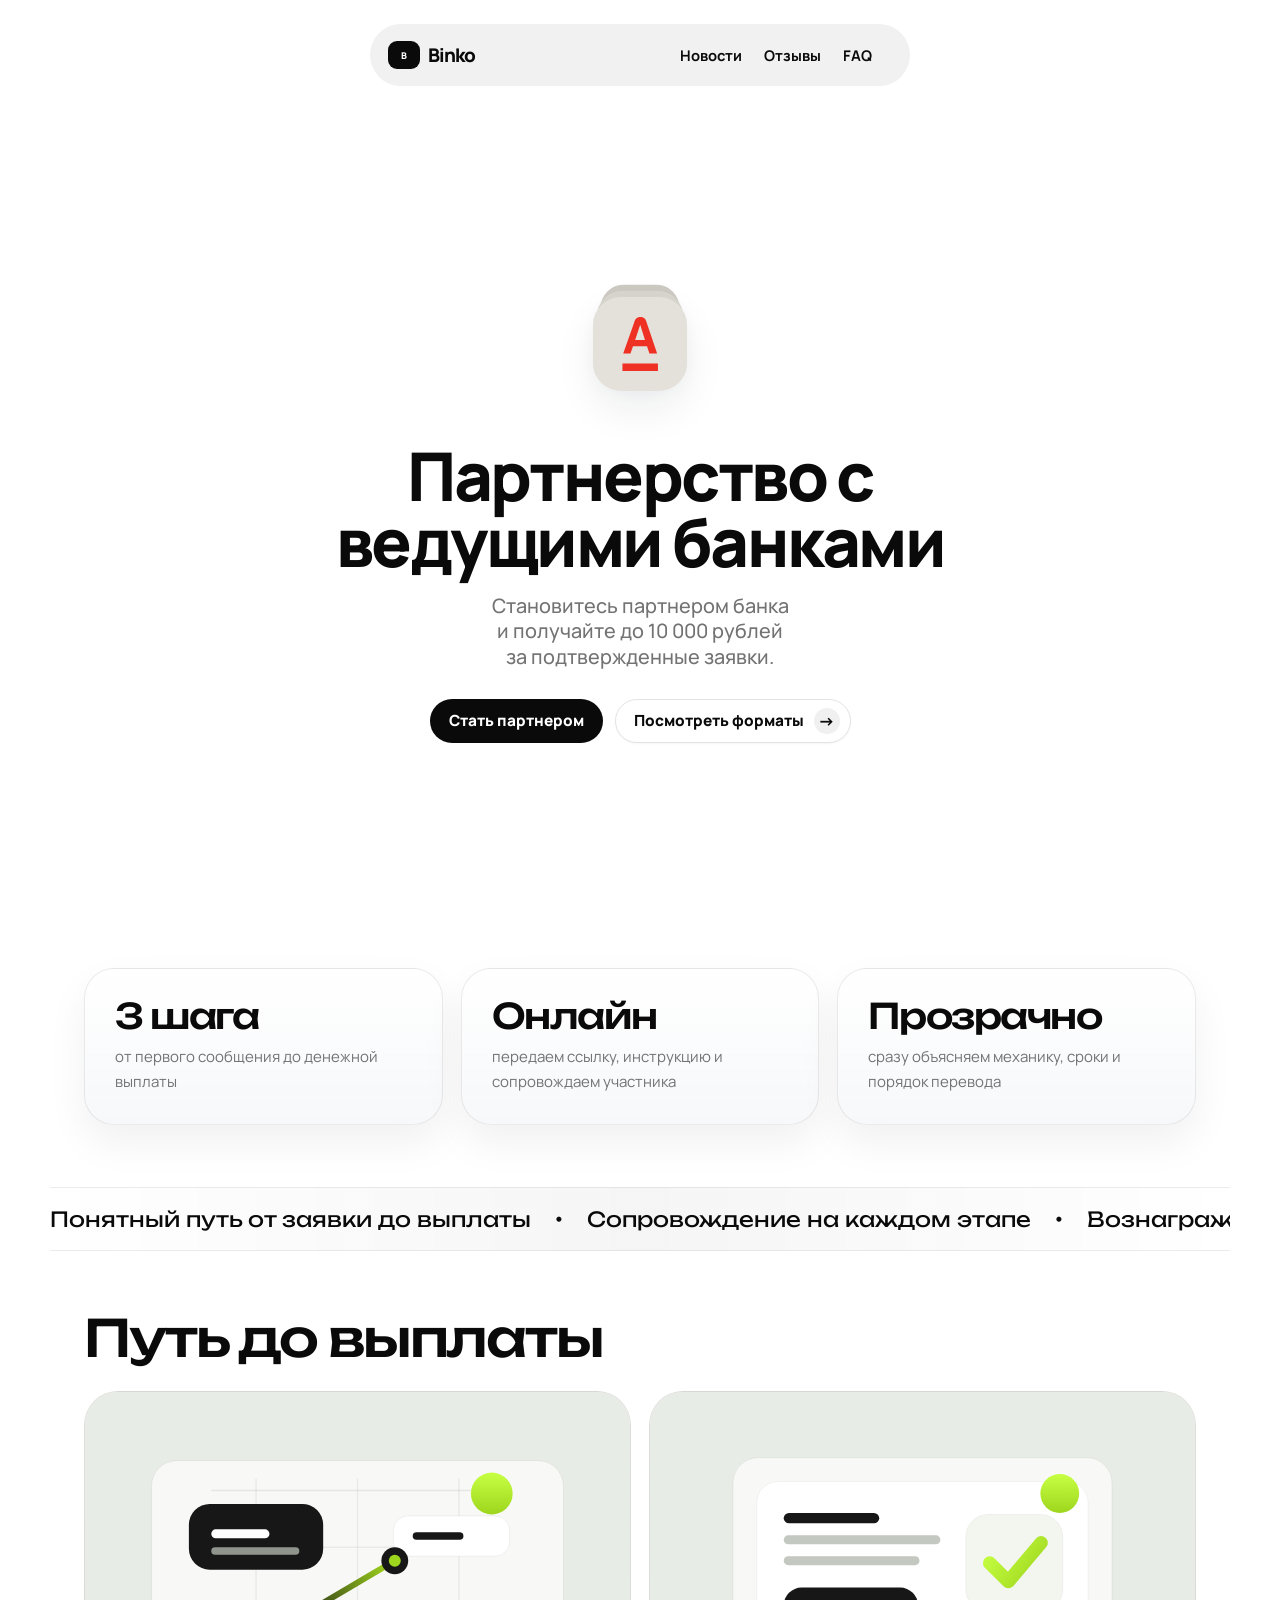
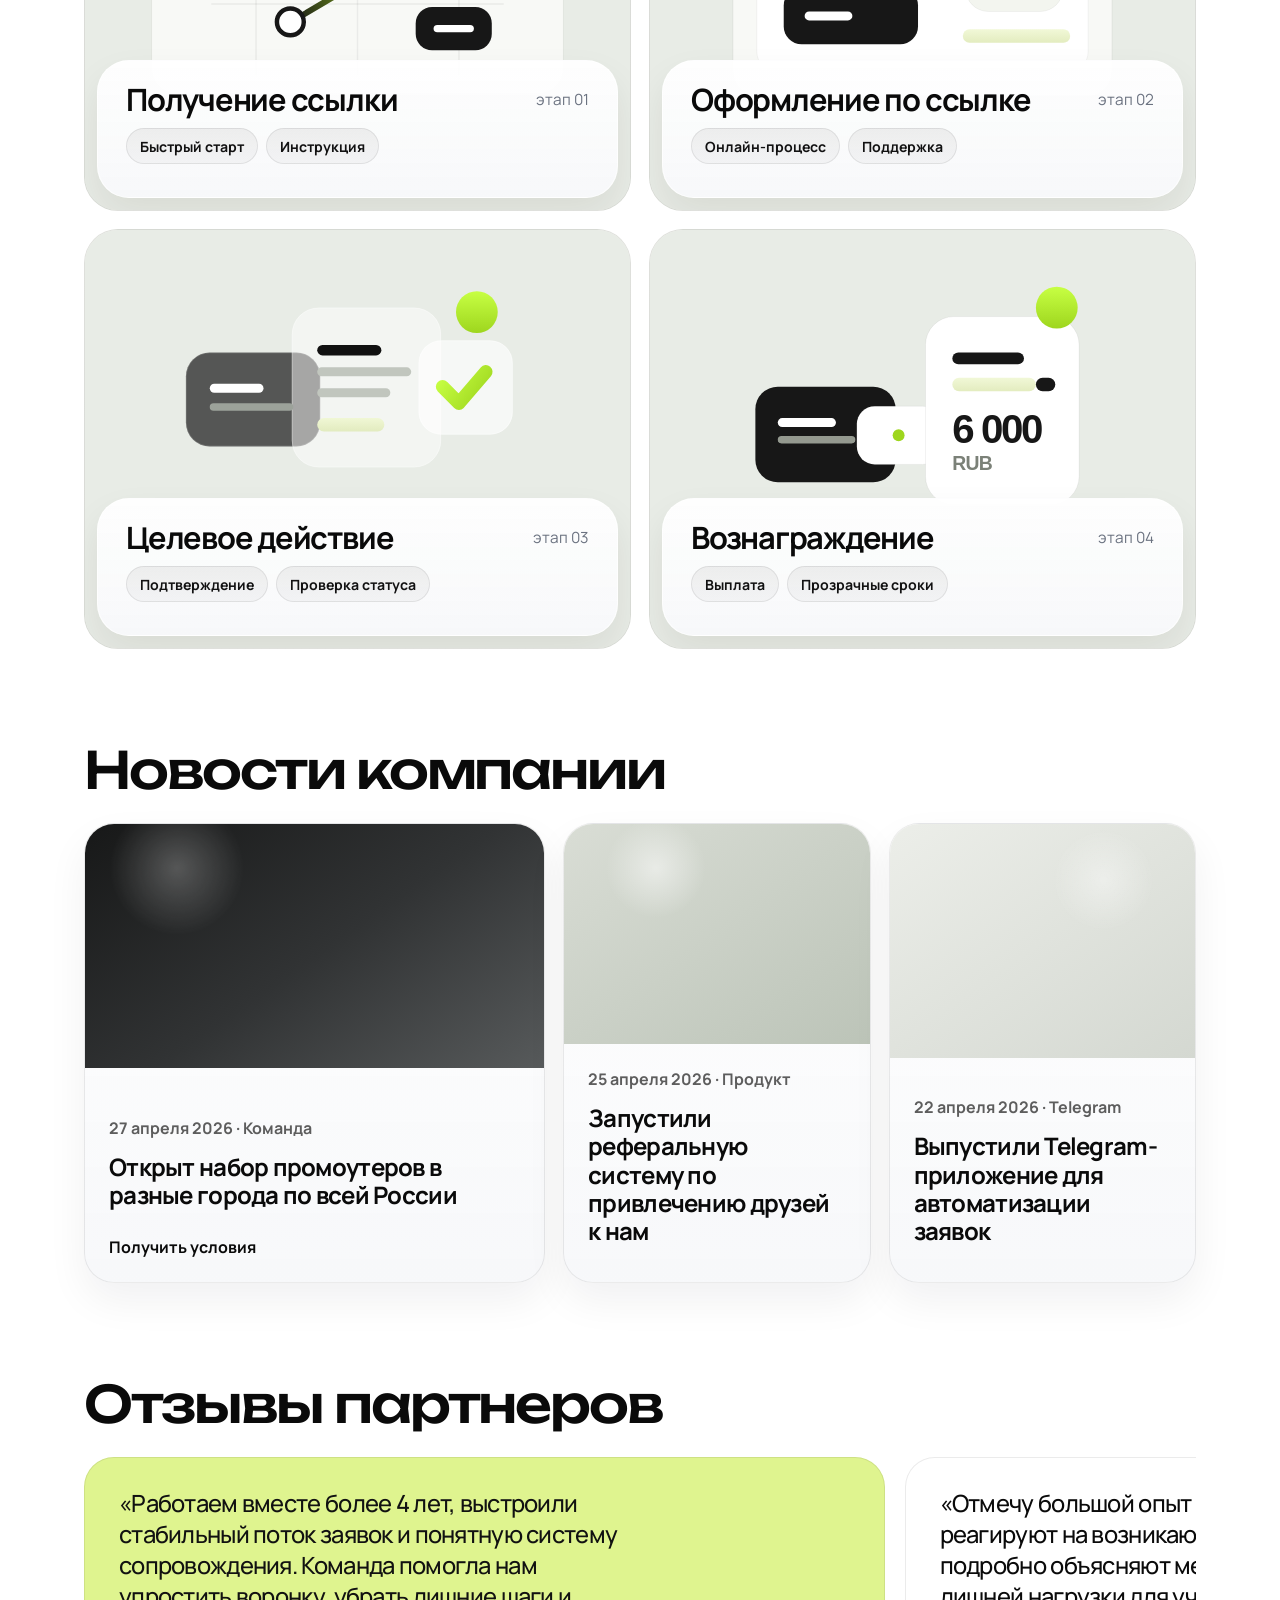
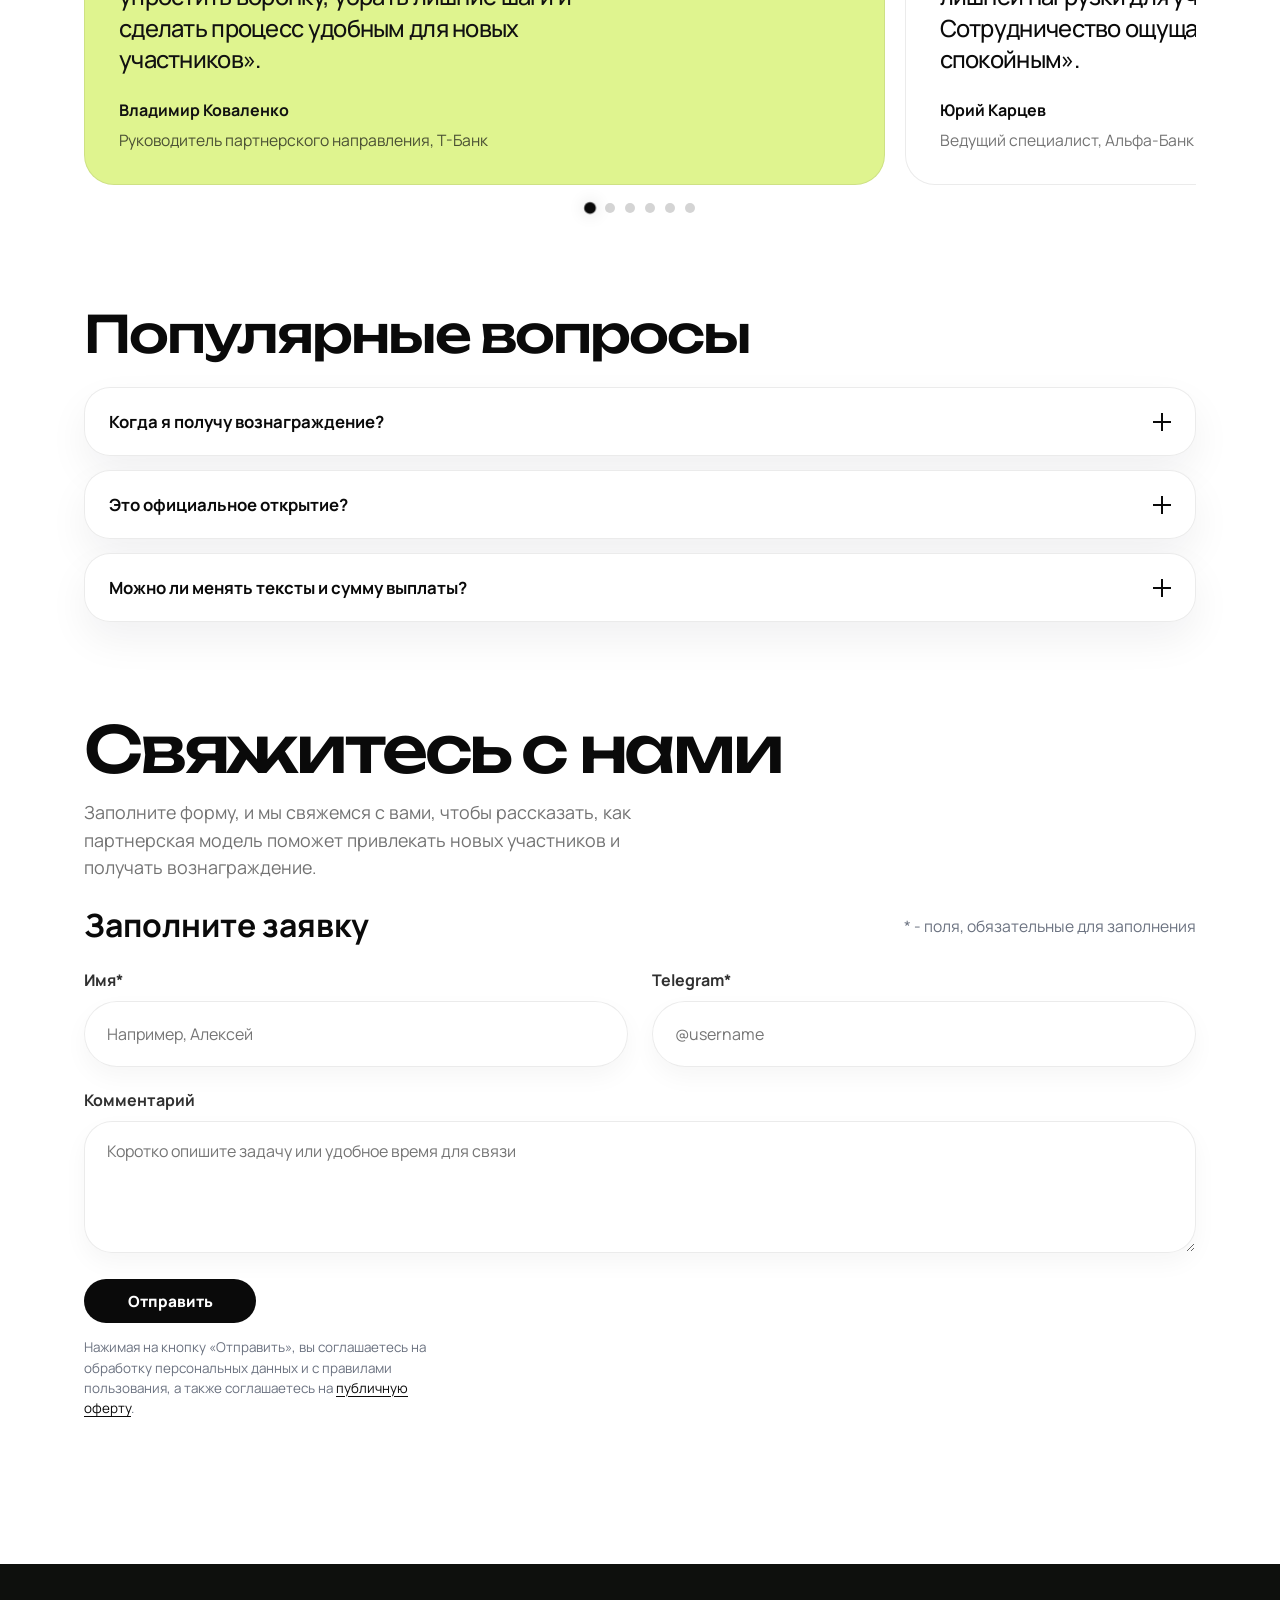
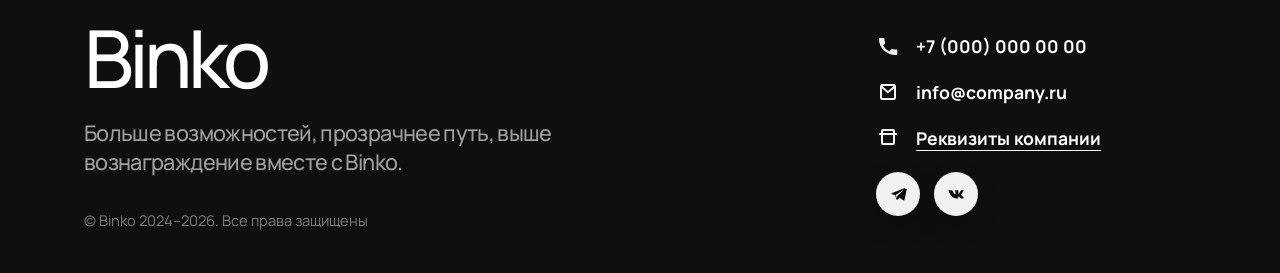
<file: index.html>
<!DOCTYPE html>
<html lang="ru">
<head>
  <meta charset="UTF-8">
  <meta name="viewport" content="width=device-width, initial-scale=1.0">
  <title>НПД Партнер | Открытие ИП на НПД с вознаграждением</title>
  <meta
    name="description"
    content="Помогаем открыть ИП на НПД по реферальной ссылке банка и выплачиваем вознаграждение после подтверждения открытия."
  >
  <link rel="preconnect" href="https://fonts.googleapis.com">
  <link rel="preconnect" href="https://fonts.gstatic.com" crossorigin>
  <link href="https://fonts.googleapis.com/css2?family=Manrope:wght@400;500;700;800&family=Unbounded:wght@500;700&display=swap" rel="stylesheet">
  <link rel="stylesheet" href="styles.css">
</head>
<body>
  <div class="site-shell">
    <header class="topbar">
      <a class="brand" href="#hero" aria-label="Главная">
        <span class="brand-mark">B</span>
        <span class="brand-text">
          <strong>Binko</strong>
          <small>Открытие ИП на НПД</small>
        </span>
      </a>

      <button class="menu-toggle" type="button" aria-expanded="false" aria-label="Открыть меню">
        <span></span>
        <span></span>
      </button>

      <nav class="menu">
        <a href="#news">Новости</a>
        <a href="#reviews">Отзывы</a>
        <a href="#faq">FAQ</a>
        <a href="#contact" class="menu-mobile-cta">Стать партнером</a>
      </nav>

      <a href="#contact" class="menu-cta topbar-cta">Стать партнером</a>
    </header>

    <div class="menu-backdrop" aria-hidden="true"></div>

    <main>
      <section class="hero" id="hero">
        <div class="hero-copy">
          <div class="hero-mobbin-icon" aria-hidden="true">
            <img src="hero-bank-alfa.svg" alt="" class="hero-rotator-image stack-front">
            <img src="hero-bank-tbank.svg" alt="" class="hero-rotator-image stack-mid">
            <img src="hero-bank-vtb.svg" alt="" class="hero-rotator-image stack-back">
          </div>

          <h1>
            <span>Партнерство с</span>
            <span>ведущими банками</span>
          </h1>
          <p class="hero-text">
            Становитесь партнером банка и получайте до 10 000 рублей за подтвержденные заявки.
          </p>

          <div class="hero-actions">
            <a href="#contact" class="button button-primary">Стать партнером</a>
            <a href="#services" class="button button-secondary">
              Посмотреть форматы
              <span class="button-arrow" aria-hidden="true">→</span>
            </a>
          </div>
        </div>
      </section>

      <section class="stats">
        <article class="stat-card">
          <h2>3 шага</h2>
          <p>от первого сообщения до денежной выплаты</p>
        </article>
        <article class="stat-card">
          <h2>Онлайн</h2>
          <p>передаем ссылку, инструкцию и сопровождаем участника</p>
        </article>
        <article class="stat-card">
          <h2>Прозрачно</h2>
          <p>сразу объясняем механику, сроки и порядок перевода</p>
        </article>
      </section>

      <section class="promo-line" aria-label="Ключевые преимущества">
        <div class="promo-track">
          <span>Понятный путь от заявки до выплаты</span>
          <span>Сопровождение на каждом этапе</span>
          <span>Вознаграждение за подтвержденные действия</span>
          <span>Понятный путь от заявки до выплаты</span>
          <span>Сопровождение на каждом этапе</span>
          <span>Вознаграждение за подтвержденные действия</span>
          <span>Понятный путь от заявки до выплаты</span>
          <span>Сопровождение на каждом этапе</span>
        </div>
      </section>

      <section class="services" id="services">
        <div class="section-heading">
          <h2>Путь до выплаты</h2>
        </div>

        <div class="services-grid">
          <article class="service-card">
            <img class="service-media" src="service-card-1.svg" alt="Получение ссылки">
            <div class="service-panel">
              <div class="service-panel-top">
                <h3>Получение ссылки</h3>
                <p class="service-price">этап 01</p>
              </div>
              <div class="service-tags">
                <span>Быстрый старт</span>
                <span>Инструкция</span>
              </div>
              <div class="service-details">
                <p>После обращения передаем актуальную ссылку банка и короткую инструкцию: куда нажать, что подготовить и как пройти старт без лишних действий.</p>
              </div>
            </div>
          </article>

          <article class="service-card">
            <img class="service-media" src="service-card-2.svg" alt="Оформление по ссылке">
            <div class="service-panel">
              <div class="service-panel-top">
                <h3>Оформление по ссылке</h3>
                <p class="service-price">этап 02</p>
              </div>
              <div class="service-tags">
                <span>Онлайн-процесс</span>
                <span>Поддержка</span>
              </div>
              <div class="service-details">
                <p>Участник проходит оформление по банковской ссылке. Мы сопровождаем процесс, помогаем с вопросами и следим, чтобы заявка двигалась по нужному сценарию.</p>
              </div>
            </div>
          </article>

          <article class="service-card">
            <img class="service-media" src="service-card-3.svg" alt="Целевое действие">
            <div class="service-panel">
              <div class="service-panel-top">
                <h3>Целевое действие</h3>
                <p class="service-price">этап 03</p>
              </div>
              <div class="service-tags">
                <span>Подтверждение</span>
                <span>Проверка статуса</span>
              </div>
              <div class="service-details">
                <p>После оформления участник выполняет действие, которое требуется банку для начисления выплаты. Мы заранее объясняем условие и контролируем статус.</p>
              </div>
            </div>
          </article>

          <article class="service-card">
            <img class="service-media" src="service-card-4.svg" alt="Получение вознаграждения">
            <div class="service-panel">
              <div class="service-panel-top">
                <h3>Вознаграждение</h3>
                <p class="service-price">этап 04</p>
              </div>
              <div class="service-tags">
                <span>Выплата</span>
                <span>Прозрачные сроки</span>
              </div>
              <div class="service-details">
                <p>Когда банк подтверждает выполнение условия и перечисляет партнерское вознаграждение, мы проводим выплату по заранее согласованной схеме.</p>
              </div>
            </div>
          </article>
        </div>
      </section>

      <section class="cases" id="news">
        <div class="section-heading">
          <h2>Новости компании</h2>
        </div>

        <div class="cases-grid">
          <article class="case-card case-card-featured">
            <div class="case-media case-media-dark"></div>
            <div class="case-body">
              <p>27 апреля 2026 · Команда</p>
              <h3>Открыт набор промоутеров в разные города по всей России</h3>
              <a href="#contact">Получить условия</a>
            </div>
          </article>

          <article class="case-card">
            <div class="case-media"></div>
            <div class="case-body">
              <p>25 апреля 2026 · Продукт</p>
              <h3>Запустили реферальную систему по привлечению друзей к нам</h3>
            </div>
          </article>

          <article class="case-card">
            <div class="case-media case-media-warm"></div>
            <div class="case-body">
              <p>22 апреля 2026 · Telegram</p>
              <h3>Выпустили Telegram-приложение для автоматизации заявок</h3>
            </div>
          </article>
        </div>
      </section>

      <section class="reviews" id="reviews">
        <div class="section-heading">
          <h2>Отзывы партнеров</h2>
        </div>

        <div class="reviews-grid">
          <article class="review-card review-card-accent">
            <div class="review-content">
              <h3>«Работаем вместе более 4 лет, выстроили стабильный поток заявок и понятную систему сопровождения. Команда помогла нам упростить воронку, убрать лишние шаги и сделать процесс удобным для новых участников».</h3>
              <div class="review-meta">
                <strong>Владимир Коваленко</strong>
                <p>Руководитель партнерского направления, Т-Банк</p>
              </div>
            </div>
          </article>
          <article class="review-card">
            <div class="review-content">
              <h3>«Отмечу большой опыт команды: быстро реагируют на возникающие вопросы, подробно объясняют механику и не создают лишней нагрузки для участника. Сотрудничество ощущается надежным и спокойным».</h3>
              <div class="review-meta">
                <strong>Юрий Карцев</strong>
                <p>Ведущий специалист, Альфа-Банк</p>
              </div>
            </div>
          </article>
          <article class="review-card">
            <div class="review-content">
              <h3>«Понравилось, что условия партнерской модели были озвучены заранее. Подключение прошло быстро, а коммуникация по статусам и выплатам оказалась прозрачной и предсказуемой».</h3>
              <div class="review-meta">
                <strong>Марина Соколова</strong>
                <p>Партнер по привлечению клиентов</p>
              </div>
            </div>
          </article>
          <article class="review-card">
            <div class="review-content">
              <h3>«Сильная сторона этого формата — понятный путь пользователя. Мы получили аккуратный лендинг, короткую форму и живую поддержку, за счет чего конверсия в заявку стала выше».</h3>
              <div class="review-meta">
                <strong>Борис Лапин</strong>
                <p>Руководитель digital-проектов</p>
              </div>
            </div>
          </article>
          <article class="review-card">
            <div class="review-content">
              <h3>«Сценарий работы выстроен очень четко: от первой заявки до подтверждения результата. Это дает уверенность и партнеру, и самому участнику акции».</h3>
              <div class="review-meta">
                <strong>Сергей Морозов</strong>
                <p>Партнер по трафику</p>
              </div>
            </div>
          </article>
          <article class="review-card">
            <div class="review-content">
              <h3>«Важно, что команда не обещает лишнего и заранее объясняет, как формируется выплата. Это делает модель понятной и удобной для масштабирования».</h3>
              <div class="review-meta">
                <strong>Никита Орлов</strong>
                <p>Специалист по партнерским программам</p>
              </div>
            </div>
          </article>
        </div>

        <div class="reviews-dots" aria-label="Навигация по отзывам">
          <button type="button" class="reviews-dot is-active" aria-label="Перейти к отзыву 1"></button>
          <button type="button" class="reviews-dot" aria-label="Перейти к отзыву 2"></button>
          <button type="button" class="reviews-dot" aria-label="Перейти к отзыву 3"></button>
          <button type="button" class="reviews-dot" aria-label="Перейти к отзыву 4"></button>
          <button type="button" class="reviews-dot" aria-label="Перейти к отзыву 5"></button>
          <button type="button" class="reviews-dot" aria-label="Перейти к отзыву 6"></button>
        </div>
      </section>

      <section class="faq" id="faq">
        <div class="section-heading">
          <h2>Популярные вопросы</h2>
        </div>

        <div class="faq-list">
          <article class="faq-item">
            <button type="button">
              <span>Когда я получу вознаграждение?</span>
              <span class="faq-icon"></span>
            </button>
            <div class="faq-answer">
              <p>После того как банк подтвердит выполнение условий акции и перечислит нам партнерскую выплату.</p>
            </div>
          </article>
          <article class="faq-item">
            <button type="button">
              <span>Это официальное открытие?</span>
              <span class="faq-icon"></span>
            </button>
            <div class="faq-answer">
              <p>Да, оформление происходит через банковский продукт и официальную процедуру регистрации ИП на НПД.</p>
            </div>
          </article>
          <article class="faq-item">
            <button type="button">
              <span>Можно ли менять тексты и сумму выплаты?</span>
              <span class="faq-icon"></span>
            </button>
            <div class="faq-answer">
              <p>Да. Заголовки, условия, формулировки, размер бонуса, форма заявки и юридические блоки можно адаптировать под ваш оффер.</p>
            </div>
          </article>
        </div>
      </section>

      <section class="contact" id="contact">
        <form class="contact-form">
          <div class="contact-heading">
            <h2>Свяжитесь с нами<span class="contact-dot">.</span></h2>
            <p>
              Заполните форму, и мы свяжемся с вами, чтобы рассказать, как партнерская модель
              поможет привлекать новых участников и получать вознаграждение.
            </p>
          </div>

          <div class="contact-form-top">
            <h3>Заполните заявку</h3>
            <p>* - поля, обязательные для заполнения</p>
          </div>

          <div class="contact-fields">
            <label>
              <span>Имя*</span>
              <input type="text" placeholder="Например, Алексей">
            </label>
            <label>
              <span>Telegram*</span>
              <input type="text" placeholder="@username">
            </label>
            <label class="contact-field-wide">
              <span>Комментарий</span>
              <textarea rows="4" placeholder="Коротко опишите задачу или удобное время для связи"></textarea>
            </label>
          </div>

          <div class="contact-actions">
            <button type="submit" class="button button-primary">Отправить</button>
            <p class="form-note">Нажимая на кнопку «Отправить», вы соглашаетесь на обработку персональных данных и c правилами пользования, а также соглашаетесь на <a href="public-offer.html">публичную оферту</a>.</p>
          </div>
        </form>
      </section>

    </main>
  </div>

  <footer class="site-footer">
    <div class="site-footer-inner">
      <div class="footer-title">
        <h2>Binko</h2>
        <p class="footer-slogan">Больше возможностей, прозрачнее путь, выше вознаграждение вместе с Binko.</p>
        <p class="footer-copy">© Binko 2024–2026. Все права защищены</p>
      </div>

      <div class="footer-contacts">
        <a href="tel:+70000000000" class="footer-contact-item">
          <span class="footer-contact-icon" aria-hidden="true">
            <svg viewBox="0 0 24 24" role="img" focusable="false" aria-hidden="true">
              <path d="M6.6 10.8a15.5 15.5 0 0 0 6.6 6.6l2.2-2.2c.3-.3.7-.4 1.1-.3 1.2.4 2.5.6 3.8.6.6 0 1 .4 1 1V20c0 .6-.4 1-1 1C10.1 21 3 13.9 3 5c0-.6.4-1 1-1h3.5c.6 0 1 .4 1 1 0 1.3.2 2.6.6 3.8.1.4 0 .8-.3 1.1l-2.2 2.2Z" fill="currentColor"/>
            </svg>
          </span>
          <span>+7 (000) 000 00 00</span>
        </a>
        <a href="mailto:info@company.ru" class="footer-contact-item">
          <span class="footer-contact-icon" aria-hidden="true">
            <svg viewBox="0 0 24 24" role="img" focusable="false" aria-hidden="true">
              <path d="M4 6.5A2.5 2.5 0 0 1 6.5 4h11A2.5 2.5 0 0 1 20 6.5v11a2.5 2.5 0 0 1-2.5 2.5h-11A2.5 2.5 0 0 1 4 17.5v-11Zm2.3-.5 5.7 5 5.7-5H6.3Zm11.7 2.3-5.3 4.7a1 1 0 0 1-1.4 0L6 8.3v9.2c0 .3.2.5.5.5h11c.3 0 .5-.2.5-.5V8.3Z" fill="currentColor"/>
            </svg>
          </span>
          <span>info@company.ru</span>
        </a>
        <a href="details.html" class="footer-contact-item footer-link">
          <span class="footer-contact-icon" aria-hidden="true">
            <svg viewBox="0 0 24 24" role="img" focusable="false" aria-hidden="true">
              <path d="M7 3a2 2 0 0 0-2 2v2H4a1 1 0 1 0 0 2h1v8a2 2 0 0 0 2 2h10a2 2 0 0 0 2-2V9h1a1 1 0 1 0 0-2h-1V5a2 2 0 0 0-2-2H7Zm10 4H7V5h10v2Zm0 2v8H7V9h10Z" fill="currentColor"/>
            </svg>
          </span>
          <span>Реквизиты компании</span>
        </a>

        <div class="footer-socials" aria-label="Социальные сети">
          <a href="#" aria-label="Telegram">
            <svg viewBox="0 0 24 24" role="img" focusable="false" aria-hidden="true">
              <path d="M19.7 5.2 4.9 10.9c-1 .4-1 1.1-.2 1.3l3.8 1.2 1.5 4.7c.2.6.1.8.8.8.5 0 .7-.2 1-.5l2.1-2 4.4 3.2c.8.4 1.4.2 1.6-.8l2.5-11.8c.3-1.2-.4-1.7-1.2-1.3ZM9.1 13.1l8.7-5.5c.4-.3.8-.1.5.2l-7.1 6.4-.3 3.1-1.8-4.2Z" fill="currentColor"/>
            </svg>
          </a>
          <a href="#" aria-label="VKontakte">
            <svg viewBox="0 0 24 24" role="img" focusable="false" aria-hidden="true">
              <path d="M12.6 17.4h1.2s.4 0 .6-.2c.2-.2.2-.5.2-.5s0-1.5.7-1.7c.6-.2 1.4 1.4 2.2 2 .6.5 1 .4 1 .4l2-.1s1-.1.5-.9c0-.1-.4-.8-1.9-2.2-1.6-1.5-1.4-1.3.5-3.8 1.2-1.5 1.7-2.4 1.6-2.8-.1-.3-.7-.2-.7-.2h-2.2s-.2 0-.4.1c-.1.1-.2.3-.2.3s-.4 1-.9 1.9c-1.1 1.9-1.5 2-1.7 1.9-.4-.2-.3-.9-.3-1.5 0-1.7.3-2.4-.5-2.6-.3-.1-.6-.1-1.4-.1-1 0-1.8 0-2.3.3-.3.2-.6.5-.4.5.2 0 .7.1.9.4.3.4.3 1.2.3 1.2s.2 2-.4 2.3c-.4.2-1-.3-2.1-2-.6-.9-1-2-1-2s0-.2-.2-.3c-.1-.1-.4-.2-.4-.2H3.7s-.5 0-.7.2c-.1.2 0 .5 0 .5s1.9 4.5 4 6.8c2 2.1 4.3 2 4.3 2Z" fill="currentColor"/>
            </svg>
          </a>
        </div>
      </div>
    </div>
  </footer>

  <script src="script.js"></script>
</body>
</html>
</file>
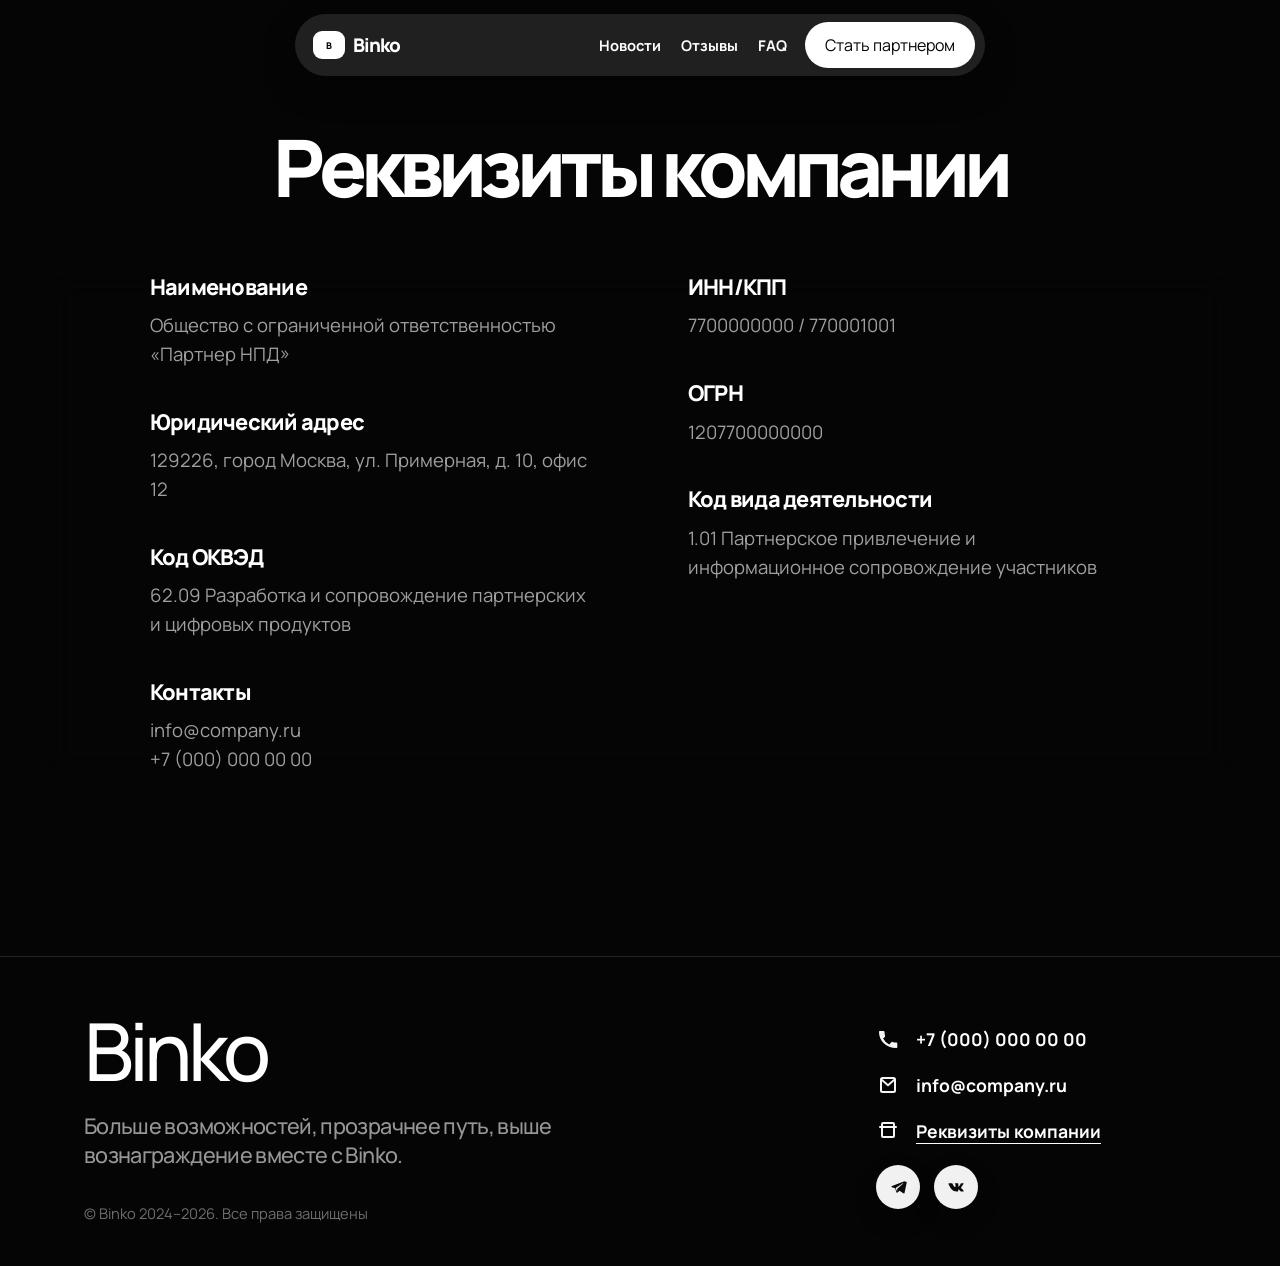
<file: details.html>
<!DOCTYPE html>
<html lang="ru">
<head>
  <meta charset="UTF-8">
  <meta name="viewport" content="width=device-width, initial-scale=1.0">
  <title>Реквизиты компании | НПД Партнер</title>
  <meta
    name="description"
    content="Реквизиты компании, контакты и информация по офисам проекта НПД Партнер."
  >
  <link rel="preconnect" href="https://fonts.googleapis.com">
  <link rel="preconnect" href="https://fonts.gstatic.com" crossorigin>
  <link href="https://fonts.googleapis.com/css2?family=Manrope:wght@400;500;700;800&family=Unbounded:wght@500;700&display=swap" rel="stylesheet">
  <link rel="stylesheet" href="styles.css">
</head>
<body class="dark-document-page">
  <div class="site-shell">
    <header class="topbar cta-visible">
      <a class="brand" href="index.html#hero" aria-label="Главная">
        <span class="brand-mark">B</span>
        <span class="brand-text">
          <strong>Binko</strong>
          <small>Открытие ИП на НПД</small>
        </span>
      </a>

      <button class="menu-toggle" type="button" aria-expanded="false" aria-label="Открыть меню">
        <span></span>
        <span></span>
      </button>

      <nav class="menu">
        <a href="index.html#news">Новости</a>
        <a href="index.html#reviews">Отзывы</a>
        <a href="index.html#faq">FAQ</a>
        <a href="index.html#contact" class="menu-mobile-cta">Стать партнером</a>
      </nav>

      <a href="index.html#contact" class="menu-cta topbar-cta">Стать партнером</a>
    </header>

    <div class="menu-backdrop" aria-hidden="true"></div>

    <main>
      <section class="details-section">
        <div class="details-heading details-heading-wide">
          <h1>Реквизиты компании<span class="contact-dot">.</span></h1>
        </div>

        <div class="details-text-block details-text-block-reference">
          <div class="details-columns">
            <div class="details-column">
              <div class="details-row">
                <h3>Наименование</h3>
                <p>Общество с ограниченной ответственностью «Партнер НПД»</p>
              </div>

              <div class="details-row">
                <h3>Юридический адрес</h3>
                <p>129226, город Москва, ул. Примерная, д. 10, офис 12</p>
              </div>

              <div class="details-row">
                <h3>Код ОКВЭД</h3>
                <p>62.09 Разработка и сопровождение партнерских и цифровых продуктов</p>
              </div>

              <div class="details-row">
                <h3>Контакты</h3>
                <p>info@company.ru<br>+7 (000) 000 00 00</p>
              </div>
            </div>

            <div class="details-column">
              <div class="details-row">
                <h3>ИНН/КПП</h3>
                <p>7700000000 / 770001001</p>
              </div>

              <div class="details-row">
                <h3>ОГРН</h3>
                <p>1207700000000</p>
              </div>

              <div class="details-row">
                <h3>Код вида деятельности</h3>
                <p>1.01 Партнерское привлечение и информационное сопровождение участников</p>
              </div>
            </div>
          </div>
        </div>
      </section>

    </main>
  </div>

  <footer class="site-footer">
    <div class="site-footer-inner">
      <div class="footer-title">
        <h2>Binko</h2>
        <p class="footer-slogan">Больше возможностей, прозрачнее путь, выше вознаграждение вместе с Binko.</p>
        <p class="footer-copy">© Binko 2024–2026. Все права защищены</p>
      </div>

      <div class="footer-contacts">
        <a href="tel:+70000000000" class="footer-contact-item">
          <span class="footer-contact-icon" aria-hidden="true">
            <svg viewBox="0 0 24 24" role="img" focusable="false" aria-hidden="true">
              <path d="M6.6 10.8a15.5 15.5 0 0 0 6.6 6.6l2.2-2.2c.3-.3.7-.4 1.1-.3 1.2.4 2.5.6 3.8.6.6 0 1 .4 1 1V20c0 .6-.4 1-1 1C10.1 21 3 13.9 3 5c0-.6.4-1 1-1h3.5c.6 0 1 .4 1 1 0 1.3.2 2.6.6 3.8.1.4 0 .8-.3 1.1l-2.2 2.2Z" fill="currentColor"/>
            </svg>
          </span>
          <span>+7 (000) 000 00 00</span>
        </a>
        <a href="mailto:info@company.ru" class="footer-contact-item">
          <span class="footer-contact-icon" aria-hidden="true">
            <svg viewBox="0 0 24 24" role="img" focusable="false" aria-hidden="true">
              <path d="M4 6.5A2.5 2.5 0 0 1 6.5 4h11A2.5 2.5 0 0 1 20 6.5v11a2.5 2.5 0 0 1-2.5 2.5h-11A2.5 2.5 0 0 1 4 17.5v-11Zm2.3-.5 5.7 5 5.7-5H6.3Zm11.7 2.3-5.3 4.7a1 1 0 0 1-1.4 0L6 8.3v9.2c0 .3.2.5.5.5h11c.3 0 .5-.2.5-.5V8.3Z" fill="currentColor"/>
            </svg>
          </span>
          <span>info@company.ru</span>
        </a>
        <a href="details.html" class="footer-contact-item footer-link">
          <span class="footer-contact-icon" aria-hidden="true">
            <svg viewBox="0 0 24 24" role="img" focusable="false" aria-hidden="true">
              <path d="M7 3a2 2 0 0 0-2 2v2H4a1 1 0 1 0 0 2h1v8a2 2 0 0 0 2 2h10a2 2 0 0 0 2-2V9h1a1 1 0 1 0 0-2h-1V5a2 2 0 0 0-2-2H7Zm10 4H7V5h10v2Zm0 2v8H7V9h10Z" fill="currentColor"/>
            </svg>
          </span>
          <span>Реквизиты компании</span>
        </a>

        <div class="footer-socials" aria-label="Социальные сети">
          <a href="#" aria-label="Telegram">
            <svg viewBox="0 0 24 24" role="img" focusable="false" aria-hidden="true">
              <path d="M19.7 5.2 4.9 10.9c-1 .4-1 1.1-.2 1.3l3.8 1.2 1.5 4.7c.2.6.1.8.8.8.5 0 .7-.2 1-.5l2.1-2 4.4 3.2c.8.4 1.4.2 1.6-.8l2.5-11.8c.3-1.2-.4-1.7-1.2-1.3ZM9.1 13.1l8.7-5.5c.4-.3.8-.1.5.2l-7.1 6.4-.3 3.1-1.8-4.2Z" fill="currentColor"/>
            </svg>
          </a>
          <a href="#" aria-label="VKontakte">
            <svg viewBox="0 0 24 24" role="img" focusable="false" aria-hidden="true">
              <path d="M12.6 17.4h1.2s.4 0 .6-.2c.2-.2.2-.5.2-.5s0-1.5.7-1.7c.6-.2 1.4 1.4 2.2 2 .6.5 1 .4 1 .4l2-.1s1-.1.5-.9c0-.1-.4-.8-1.9-2.2-1.6-1.5-1.4-1.3.5-3.8 1.2-1.5 1.7-2.4 1.6-2.8-.1-.3-.7-.2-.7-.2h-2.2s-.2 0-.4.1c-.1.1-.2.3-.2.3s-.4 1-.9 1.9c-1.1 1.9-1.5 2-1.7 1.9-.4-.2-.3-.9-.3-1.5 0-1.7.3-2.4-.5-2.6-.3-.1-.6-.1-1.4-.1-1 0-1.8 0-2.3.3-.3.2-.6.5-.4.5.2 0 .7.1.9.4.3.4.3 1.2.3 1.2s.2 2-.4 2.3c-.4.2-1-.3-2.1-2-.6-.9-1-2-1-2s0-.2-.2-.3c-.1-.1-.4-.2-.4-.2H3.7s-.5 0-.7.2c-.1.2 0 .5 0 .5s1.9 4.5 4 6.8c2 2.1 4.3 2 4.3 2Z" fill="currentColor"/>
            </svg>
          </a>
        </div>
      </div>
    </div>
  </footer>

  <script src="script.js"></script>
</body>
</html>
</file>
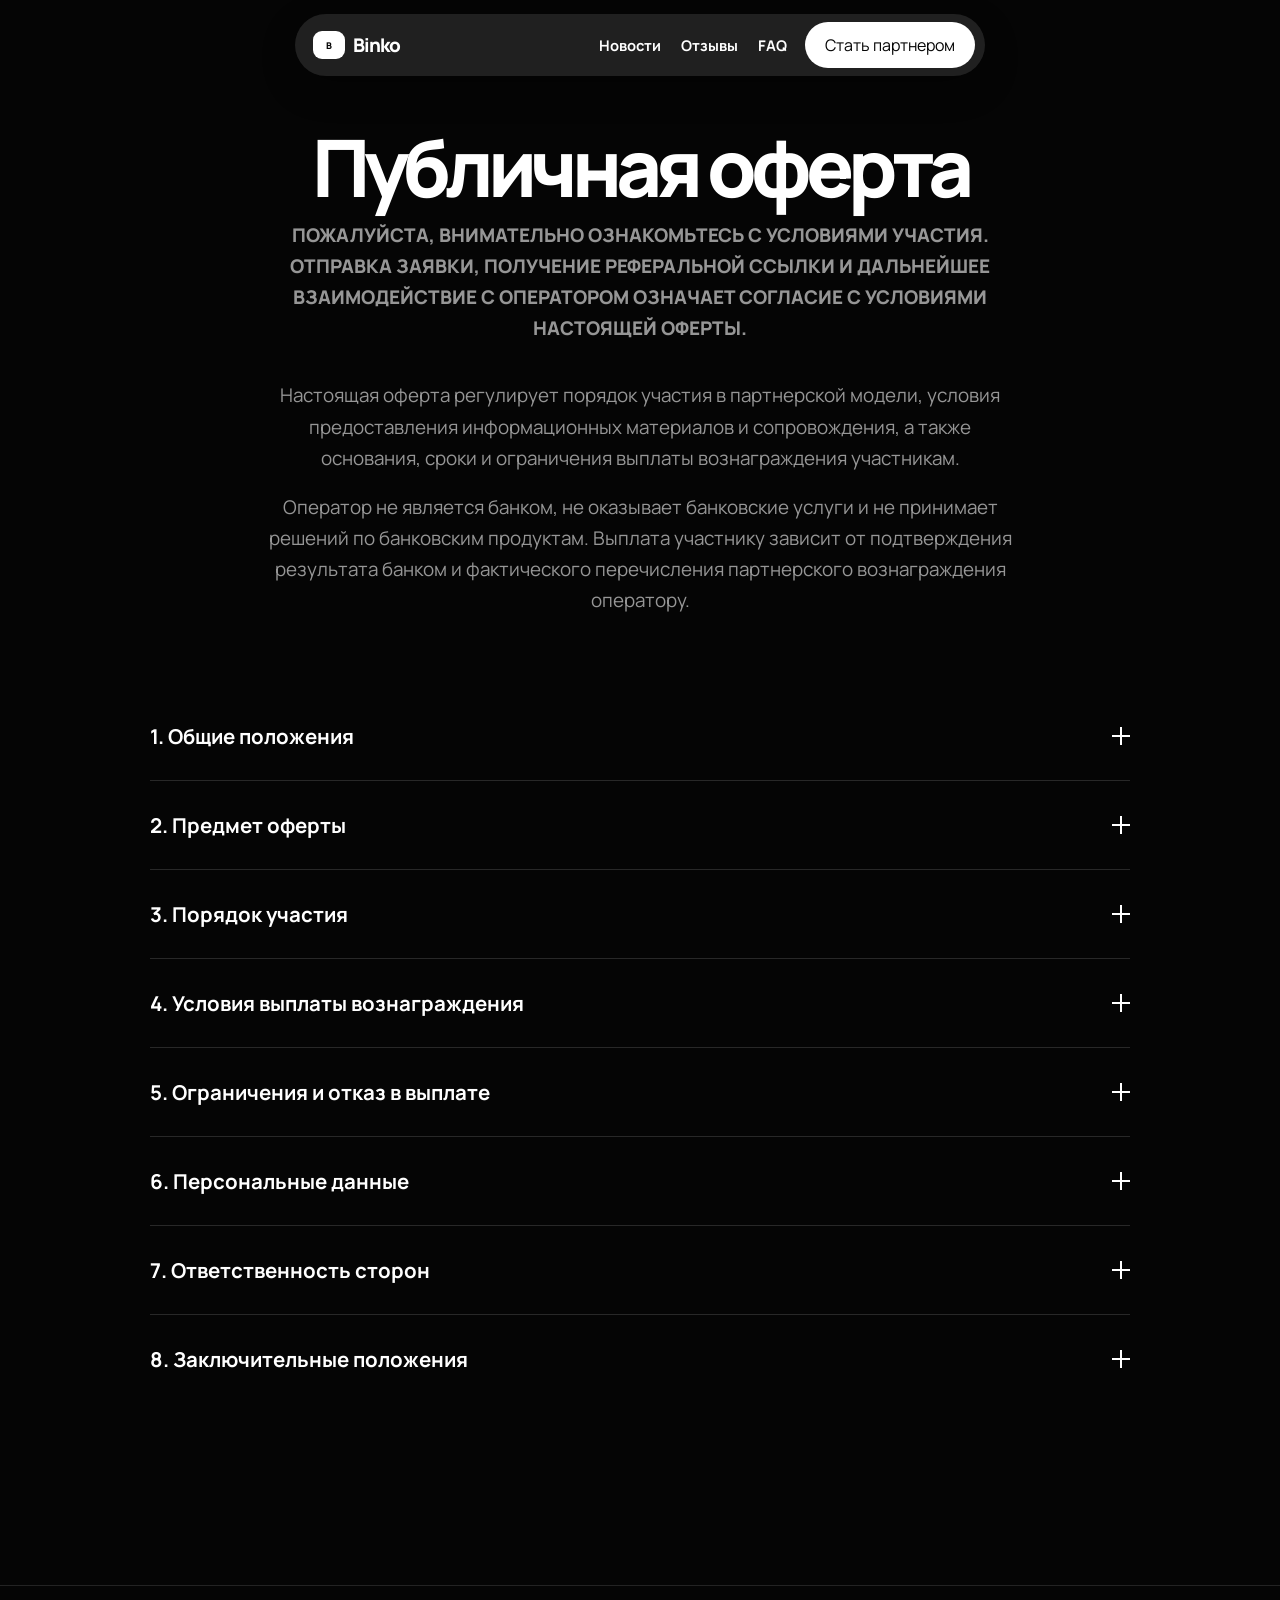
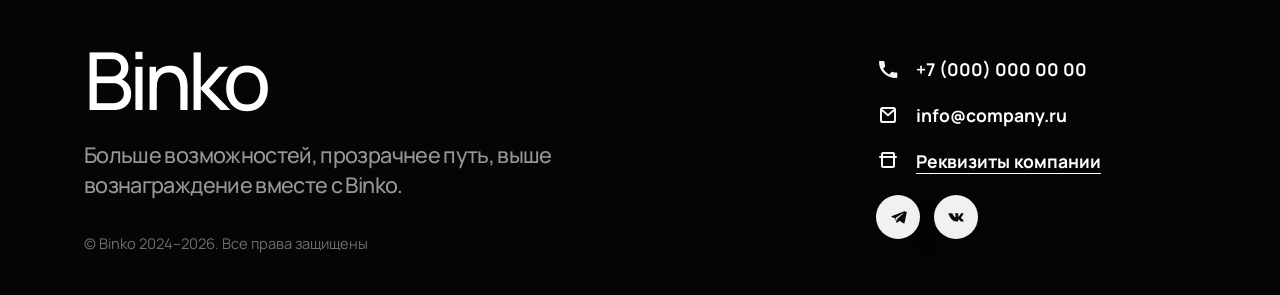
<file: public-offer.html>
<!DOCTYPE html>
<html lang="ru">
<head>
  <meta charset="UTF-8">
  <meta name="viewport" content="width=device-width, initial-scale=1.0">
  <title>Публичная оферта | НПД Партнер</title>
  <meta
    name="description"
    content="Публичная оферта проекта НПД Партнер: условия участия, порядок взаимодействия, правила выплат и контакты."
  >
  <link rel="preconnect" href="https://fonts.googleapis.com">
  <link rel="preconnect" href="https://fonts.gstatic.com" crossorigin>
  <link href="https://fonts.googleapis.com/css2?family=Manrope:wght@400;500;700;800&family=Unbounded:wght@500;700&display=swap" rel="stylesheet">
  <link rel="stylesheet" href="styles.css">
</head>
<body class="dark-document-page">
  <div class="site-shell">
    <header class="topbar cta-visible">
      <a class="brand" href="index.html#hero" aria-label="Главная">
        <span class="brand-mark">B</span>
        <span class="brand-text">
          <strong>Binko</strong>
          <small>Открытие ИП на НПД</small>
        </span>
      </a>

      <button class="menu-toggle" type="button" aria-expanded="false" aria-label="Открыть меню">
        <span></span>
        <span></span>
      </button>

      <nav class="menu">
        <a href="index.html#news">Новости</a>
        <a href="index.html#reviews">Отзывы</a>
        <a href="index.html#faq">FAQ</a>
        <a href="index.html#contact" class="menu-mobile-cta">Стать партнером</a>
      </nav>

      <a href="index.html#contact" class="menu-cta topbar-cta">Стать партнером</a>
    </header>

    <div class="menu-backdrop" aria-hidden="true"></div>

    <main>
      <section class="legal-page">
        <div class="legal-hero">
          <div class="legal-hero-copy">
            <h1>Публичная оферта</h1>
            <p class="legal-lead">
              Пожалуйста, внимательно ознакомьтесь с условиями участия. Отправка заявки,
              получение реферальной ссылки и дальнейшее взаимодействие с оператором означает
              согласие с условиями настоящей оферты.
            </p>
            <div class="legal-intro">
              <p>
                Настоящая оферта регулирует порядок участия в партнерской модели, условия
                предоставления информационных материалов и сопровождения, а также основания,
                сроки и ограничения выплаты вознаграждения участникам.
              </p>
              <p>
                Оператор не является банком, не оказывает банковские услуги и не принимает
                решений по банковским продуктам. Выплата участнику зависит от подтверждения
                результата банком и фактического перечисления партнерского вознаграждения оператору.
              </p>
            </div>
          </div>
        </div>

        <div class="legal-accordion">
          <article class="legal-item">
            <button type="button">
              <span>1. Общие положения</span>
              <span class="faq-icon"></span>
            </button>
            <div class="faq-answer">
              <p>
                Настоящий документ является публичной офертой о заключении соглашения на условиях,
                изложенных ниже. Акцептом оферты признаются отправка заявки через сайт, передача
                контактных данных оператору, получение реферальной ссылки либо продолжение участия
                после ознакомления с настоящими условиями.
              </p>
            </div>
          </article>

          <article class="legal-item">
            <button type="button">
              <span>2. Предмет оферты</span>
              <span class="faq-icon"></span>
            </button>
            <div class="faq-answer">
              <p>
                Оператор предоставляет участнику информацию о порядке участия, направляет
                реферальные материалы, сопровождает прохождение этапов и уведомляет о статусе
                заявки. Оператор не гарантирует одобрение банковского продукта, подтверждение
                целевого действия либо начисление партнерского вознаграждения банком.
              </p>
            </div>
          </article>

          <article class="legal-item">
            <button type="button">
              <span>3. Порядок участия</span>
              <span class="faq-icon"></span>
            </button>
            <div class="faq-answer">
              <p>
                Для участия пользователь оставляет контактные данные, получает инструкцию и
                реферальную ссылку, после чего самостоятельно выполняет требуемые действия по
                банковскому продукту. Участник обязан предоставлять достоверные сведения,
                соблюдать требования банка, условия акции и указания оператора. Оператор вправе
                запрашивать дополнительные данные для проверки корректности заявки.
              </p>
            </div>
          </article>

          <article class="legal-item">
            <button type="button">
              <span>4. Условия выплаты вознаграждения</span>
              <span class="faq-icon"></span>
            </button>
            <div class="faq-answer">
              <p>
                Право участника на получение вознаграждения возникает только при одновременном
                соблюдении всех условий: банк подтвердил целевое действие по конкретной заявке,
                не отменил результат проверки, начислил и фактически перечислил оператору
                партнерское вознаграждение, а также отсутствуют основания для отказа,
                предусмотренные настоящей офертой. До наступления всех указанных условий
                обязанность оператора по выплате не возникает. Выплата, при наличии оснований,
                осуществляется в срок до 30 рабочих дней с даты фактического получения
                оператором вознаграждения от банка и завершения внутренней проверки заявки.
              </p>
            </div>
          </article>

          <article class="legal-item">
            <button type="button">
              <span>5. Ограничения и отказ в выплате</span>
              <span class="faq-icon"></span>
            </button>
            <div class="faq-answer">
              <p>
                Вознаграждение не выплачивается, если банк отклонил заявку, не подтвердил
                целевое действие, не перечислил оператору партнерское вознаграждение, впоследствии
                отменил или аннулировал результат, либо если выявлены недостоверные сведения,
                дублирующие заявки, само-реферальное участие, злоупотребление условиями акции,
                нарушение требований банка, техническая ошибка учета, возврат, блокировка или
                иные обстоятельства, исключающие начисление партнерского вознаграждения оператору.
                Формулировки на сайте вида «до ... рублей» означают максимально возможный размер
                выплаты и не являются гарантией конкретной суммы.
              </p>
            </div>
          </article>

          <article class="legal-item">
            <button type="button">
              <span>6. Персональные данные</span>
              <span class="faq-icon"></span>
            </button>
            <div class="faq-answer">
              <p>
                Направляя заявку, участник соглашается на обработку предоставленных персональных
                данных в целях обратной связи, сопровождения, передачи информации банку или
                партнеру в пределах, необходимых для участия, проверки статуса заявки, исполнения
                настоящей оферты, предотвращения злоупотреблений и урегулирования спорных ситуаций.
              </p>
            </div>
          </article>

          <article class="legal-item">
            <button type="button">
              <span>7. Ответственность сторон</span>
              <span class="faq-icon"></span>
            </button>
            <div class="faq-answer">
              <p>
                Оператор не несет ответственности за решения банка, изменение, приостановление
                или прекращение банковских и партнерских программ, действия платежных систем,
                сервисов связи, хостинга, мессенджеров и иных третьих лиц. Оператор также не
                отвечает за невозможность выплаты в случаях, когда обязательство по выплате не
                возникло по условиям настоящей оферты. Стороны освобождаются от ответственности
                за неисполнение обязательств вследствие обстоятельств непреодолимой силы,
                включая сбои внешних сервисов, ограничения со стороны банков и государственных
                органов, технические инциденты, блокировки и иные события вне разумного контроля сторон.
              </p>
            </div>
          </article>

          <article class="legal-item">
            <button type="button">
              <span>8. Заключительные положения</span>
              <span class="faq-icon"></span>
            </button>
            <div class="faq-answer">
              <p>
                Оператор вправе изменять настоящую оферту, условия участия, размер и порядок
                сопровождения без предварительного уведомления, если иное не вытекает из уже
                возникших обязательств. Актуальная редакция публикуется на данной странице и
                вступает в силу с момента размещения. Претензии по участию и выплатам принимаются
                в досудебном порядке по контактам, указанным на сайте. Во всем, что не урегулировано
                настоящей офертой, стороны руководствуются действующим законодательством Российской Федерации.
              </p>
            </div>
          </article>
        </div>
      </section>
    </main>
  </div>

  <footer class="site-footer">
    <div class="site-footer-inner">
      <div class="footer-title">
        <h2>Binko</h2>
        <p class="footer-slogan">Больше возможностей, прозрачнее путь, выше вознаграждение вместе с Binko.</p>
        <p class="footer-copy">© Binko 2024–2026. Все права защищены</p>
      </div>

      <div class="footer-contacts">
        <a href="tel:+70000000000" class="footer-contact-item">
          <span class="footer-contact-icon" aria-hidden="true">
            <svg viewBox="0 0 24 24" role="img" focusable="false" aria-hidden="true">
              <path d="M6.6 10.8a15.5 15.5 0 0 0 6.6 6.6l2.2-2.2c.3-.3.7-.4 1.1-.3 1.2.4 2.5.6 3.8.6.6 0 1 .4 1 1V20c0 .6-.4 1-1 1C10.1 21 3 13.9 3 5c0-.6.4-1 1-1h3.5c.6 0 1 .4 1 1 0 1.3.2 2.6.6 3.8.1.4 0 .8-.3 1.1l-2.2 2.2Z" fill="currentColor"/>
            </svg>
          </span>
          <span>+7 (000) 000 00 00</span>
        </a>
        <a href="mailto:info@company.ru" class="footer-contact-item">
          <span class="footer-contact-icon" aria-hidden="true">
            <svg viewBox="0 0 24 24" role="img" focusable="false" aria-hidden="true">
              <path d="M4 6.5A2.5 2.5 0 0 1 6.5 4h11A2.5 2.5 0 0 1 20 6.5v11a2.5 2.5 0 0 1-2.5 2.5h-11A2.5 2.5 0 0 1 4 17.5v-11Zm2.3-.5 5.7 5 5.7-5H6.3Zm11.7 2.3-5.3 4.7a1 1 0 0 1-1.4 0L6 8.3v9.2c0 .3.2.5.5.5h11c.3 0 .5-.2.5-.5V8.3Z" fill="currentColor"/>
            </svg>
          </span>
          <span>info@company.ru</span>
        </a>
        <a href="details.html" class="footer-contact-item footer-link">
          <span class="footer-contact-icon" aria-hidden="true">
            <svg viewBox="0 0 24 24" role="img" focusable="false" aria-hidden="true">
              <path d="M7 3a2 2 0 0 0-2 2v2H4a1 1 0 1 0 0 2h1v8a2 2 0 0 0 2 2h10a2 2 0 0 0 2-2V9h1a1 1 0 1 0 0-2h-1V5a2 2 0 0 0-2-2H7Zm10 4H7V5h10v2Zm0 2v8H7V9h10Z" fill="currentColor"/>
            </svg>
          </span>
          <span>Реквизиты компании</span>
        </a>

        <div class="footer-socials" aria-label="Социальные сети">
          <a href="#" aria-label="Telegram">
            <svg viewBox="0 0 24 24" role="img" focusable="false" aria-hidden="true">
              <path d="M19.7 5.2 4.9 10.9c-1 .4-1 1.1-.2 1.3l3.8 1.2 1.5 4.7c.2.6.1.8.8.8.5 0 .7-.2 1-.5l2.1-2 4.4 3.2c.8.4 1.4.2 1.6-.8l2.5-11.8c.3-1.2-.4-1.7-1.2-1.3ZM9.1 13.1l8.7-5.5c.4-.3.8-.1.5.2l-7.1 6.4-.3 3.1-1.8-4.2Z" fill="currentColor"/>
            </svg>
          </a>
          <a href="#" aria-label="VKontakte">
            <svg viewBox="0 0 24 24" role="img" focusable="false" aria-hidden="true">
              <path d="M12.6 17.4h1.2s.4 0 .6-.2c.2-.2.2-.5.2-.5s0-1.5.7-1.7c.6-.2 1.4 1.4 2.2 2 .6.5 1 .4 1 .4l2-.1s1-.1.5-.9c0-.1-.4-.8-1.9-2.2-1.6-1.5-1.4-1.3.5-3.8 1.2-1.5 1.7-2.4 1.6-2.8-.1-.3-.7-.2-.7-.2h-2.2s-.2 0-.4.1c-.1.1-.2.3-.2.3s-.4 1-.9 1.9c-1.1 1.9-1.5 2-1.7 1.9-.4-.2-.3-.9-.3-1.5 0-1.7.3-2.4-.5-2.6-.3-.1-.6-.1-1.4-.1-1 0-1.8 0-2.3.3-.3.2-.6.5-.4.5.2 0 .7.1.9.4.3.4.3 1.2.3 1.2s.2 2-.4 2.3c-.4.2-1-.3-2.1-2-.6-.9-1-2-1-2s0-.2-.2-.3c-.1-.1-.4-.2-.4-.2H3.7s-.5 0-.7.2c-.1.2 0 .5 0 .5s1.9 4.5 4 6.8c2 2.1 4.3 2 4.3 2Z" fill="currentColor"/>
            </svg>
          </a>
        </div>
      </div>
    </div>
  </footer>

  <script src="script.js"></script>
</body>
</html>
</file>
<file: styles.css>
:root {
  --bg: #ffffff;
  --text: #0a0a0a;
  --muted: #737373;
  --line: rgba(10, 10, 10, 0.1);
  --accent: #0a0a0a;
  --accent-deep: #0a0a0a;
  --surface: rgba(255, 255, 255, 0.86);
  --surface-strong: #ffffff;
  --shadow: 0 24px 60px rgba(15, 23, 42, 0.08);
  --section-bg: linear-gradient(180deg, rgba(255, 255, 255, 0.94), rgba(247, 248, 250, 0.86));
  --section-border: 1px solid rgba(255, 255, 255, 0.62);
  --section-radius: 36px;
  --section-padding: 34px;
  --radius-lg: 28px;
  --radius-md: 20px;
  --container: 1180px;
  --header-offset: 112px;
  --card-bg: linear-gradient(180deg, rgba(255, 255, 255, 0.94), rgba(247, 248, 250, 0.98));
  --card-border: 1px solid rgba(10, 10, 10, 0.08);
  --card-radius: 30px;
  --card-shadow: 0 18px 40px rgba(15, 23, 42, 0.06);
  --lime: #0a0a0a;
  --lime-soft: rgba(10, 10, 10, 0.08);
  --lime-glow: rgba(10, 10, 10, 0.18);
}

* {
  box-sizing: border-box;
}

img {
  max-width: 100%;
}

html {
  scroll-behavior: smooth;
}

body {
  margin: 0;
  font-family: "Manrope", sans-serif;
  color: var(--text);
  background: #ffffff;
}

body::before {
  content: "";
  position: fixed;
  inset: 0;
  pointer-events: none;
  background: none;
}

.dark-document-page {
  --text: #ffffff;
  --muted: rgba(255, 255, 255, 0.58);
  --line: rgba(255, 255, 255, 0.12);
  --card-bg: transparent;
  --card-border: 1px solid rgba(255, 255, 255, 0.12);
  --card-shadow: none;
  --section-bg: transparent;
  --section-border: 0;
  --shadow: none;
  background: #050505;
  color: #ffffff;
}

.dark-document-page .site-shell {
  padding-top: 0;
}

.dark-document-page .topbar {
  position: fixed;
  top: 14px;
  left: 50%;
  z-index: 100;
  transform: translateX(-50%);
  background: #202020;
  color: #ffffff;
  box-shadow: 0 12px 34px rgba(0, 0, 0, 0.32);
  backdrop-filter: blur(18px);
}

.dark-document-page .topbar.scrolled {
  background: #202020;
}

.dark-document-page .brand-mark,
.dark-document-page .menu-cta,
.dark-document-page .menu .menu-mobile-cta {
  background: #ffffff;
  color: #050505 !important;
}

.dark-document-page .menu a,
.dark-document-page .brand,
.dark-document-page .brand-text strong {
  color: #ffffff;
}

.dark-document-page .menu-toggle {
  background: #ffffff;
}

.dark-document-page .menu-toggle span {
  background: #050505;
}

.dark-document-page main {
  margin-top: 0;
  padding-top: 132px;
}

.dark-document-page .details-section,
.dark-document-page .legal-page,
.dark-document-page .legal-hero,
.dark-document-page .legal-accordion {
  border: 0;
  border-radius: 0;
  background: transparent;
  box-shadow: none;
}

.dark-document-page .details-section,
.dark-document-page .legal-hero {
  padding: 0;
}

.dark-document-page .legal-page {
  gap: 76px;
}

.dark-document-page .details-heading,
.dark-document-page .legal-hero-copy {
  max-width: none;
  margin-right: auto;
  margin-left: auto;
  text-align: center;
}

.dark-document-page .details-heading-wide h1,
.dark-document-page .legal-hero-copy h1 {
  max-width: none;
  color: #ffffff;
  font-family: "Manrope", sans-serif;
  font-size: clamp(3.55rem, 6.2vw, 5.85rem);
  font-weight: 800;
  line-height: 0.88;
  letter-spacing: -0.075em;
  white-space: nowrap;
}

.dark-document-page .legal-lead,
.dark-document-page .legal-intro p {
  max-width: 760px;
  margin-right: auto;
  margin-left: auto;
  color: rgba(255, 255, 255, 0.58);
  font-size: clamp(1rem, 1.7vw, 1.18rem);
  line-height: 1.65;
}

.dark-document-page .legal-intro {
  display: grid;
  gap: 18px;
  max-width: 760px;
  margin-top: 18px;
  margin-right: auto;
  margin-left: auto;
  text-align: center;
}

.dark-document-page .legal-intro p {
  width: 100%;
  justify-self: center;
  text-align: center;
}

.dark-document-page .details-text-block,
.dark-document-page .details-text-block-reference {
  margin-top: 74px;
  margin-right: auto;
  margin-left: auto;
  padding: 0;
  border: 0;
  border-radius: 0;
  background: transparent;
  box-shadow: none;
}

.dark-document-page .details-text-block-reference::before {
  content: none;
}

.dark-document-page .details-columns {
  display: grid;
  grid-template-columns: repeat(2, minmax(0, 1fr));
  gap: 56px 96px;
  max-width: 980px;
  margin-right: auto;
  margin-left: auto;
  text-align: left;
}

.dark-document-page .details-column {
  display: grid;
  gap: 42px;
}

.dark-document-page .details-row {
  display: grid;
  gap: 12px;
}

.dark-document-page .details-row h3 {
  color: #ffffff;
  font-size: clamp(1.15rem, 1.7vw, 1.45rem);
  font-weight: 800;
  letter-spacing: -0.035em;
}

.dark-document-page .details-row p {
  max-width: 44ch;
  color: rgba(255, 255, 255, 0.62);
  font-size: clamp(1rem, 1.45vw, 1.18rem);
  line-height: 1.55;
}

.dark-document-page .legal-accordion {
  max-width: 980px;
  margin-right: auto;
  margin-left: auto;
  padding: 0;
  text-align: left;
}

.dark-document-page .legal-item {
  border-bottom: 1px solid rgba(255, 255, 255, 0.14);
}

.dark-document-page .legal-item button {
  padding: 30px 0;
  color: #ffffff;
}

.dark-document-page .legal-item button span:first-child {
  color: #ffffff;
  font-size: clamp(1.05rem, 1.6vw, 1.28rem);
}

.dark-document-page .faq-icon::before,
.dark-document-page .faq-icon::after {
  background: #ffffff;
}

.dark-document-page .legal-item .faq-answer p {
  padding: 0 0 0;
  color: rgba(255, 255, 255, 0.62);
  font-size: 1rem;
  line-height: 1.75;
}

.dark-document-page .legal-item.active .faq-answer p {
  padding-bottom: 30px;
}

.dark-document-page .site-footer {
  margin-top: 110px;
  border-top: 1px solid rgba(255, 255, 255, 0.12);
  background: #050505;
}

.site-shell {
  width: min(calc(100% - 32px), var(--container));
  margin: 0 auto;
  padding: 24px 0 72px;
}

body.menu-active {
  overflow: hidden;
}

.topbar {
  position: sticky;
  top: 24px;
  z-index: 50;
  display: flex;
  align-items: center;
  justify-content: space-between;
  gap: 28px;
  width: min(100%, 540px);
  max-width: min(100%, 760px);
  min-height: 60px;
  margin: 0 auto;
  padding: 8px 10px 8px 18px;
  border: 0;
  border-radius: 999px;
  background: #f1f1f1;
  backdrop-filter: none;
  box-shadow: none;
  font-family: "Manrope", sans-serif;
  transition: width 0.38s cubic-bezier(0.22, 1, 0.36, 1), background 0.2s ease, border-color 0.2s ease, box-shadow 0.2s ease;
}

.topbar.cta-visible {
  width: min(100%, 690px);
  justify-content: space-between;
  gap: 18px;
}

.topbar.cta-visible .menu {
  flex: 1 1 auto;
  justify-content: flex-end;
  gap: 20px;
}

.menu-backdrop {
  position: fixed;
  inset: 0;
  z-index: 39;
  background:
    linear-gradient(180deg, rgba(8, 8, 8, 0.18), rgba(8, 8, 8, 0.56)),
    radial-gradient(circle at top center, rgba(10, 10, 10, 0.04), transparent 26%);
  opacity: 0;
  pointer-events: none;
  transition: opacity 0.28s ease;
}

.topbar.menu-open + .menu-backdrop {
  opacity: 1;
  pointer-events: auto;
}

.dark-document-page .topbar.menu-open + .menu-backdrop {
  opacity: 1;
  pointer-events: auto;
}

.topbar.scrolled {
  background: #ededed;
  box-shadow: none;
}

.topbar.scrolled::after {
  content: none;
}

.brand {
  display: inline-flex;
  align-items: center;
  gap: 8px;
  flex: 0 0 auto;
  min-width: 0;
  color: inherit;
  text-decoration: none;
}

.brand-mark {
  display: grid;
  place-items: center;
  width: 32px;
  height: 28px;
  border-radius: 9px;
  background: #0a0a0a;
  color: #fff;
  font-family: "Manrope", sans-serif;
  font-weight: 900;
  font-size: 0.58rem;
  box-shadow: none;
}

.brand-text {
  display: grid;
  gap: 2px;
  min-width: 0;
}

.brand-text strong {
  font-size: 1.18rem;
  font-weight: 800;
  letter-spacing: -0.05em;
  line-height: 1;
}

.brand-text small {
  display: none;
}

.menu {
  display: flex;
  align-items: center;
  justify-content: flex-end;
  flex: 1 1 auto;
  gap: 22px;
  min-width: 0;
}

.menu a {
  color: var(--text);
  text-decoration: none;
  font-size: 0.92rem;
  font-weight: 700;
  white-space: nowrap;
  line-height: 1;
  transition: color 0.2s ease, text-shadow 0.2s ease;
}

.menu a:hover {
  color: #0f0f0f;
  text-shadow: none;
}

.menu-mobile-cta {
  display: none;
}

.menu-cta {
  min-height: 46px;
  padding: 0 20px;
  border-radius: 999px;
  background: #0a0a0a;
  color: #fff !important;
  flex: 0 0 auto;
  text-decoration: none;
  box-shadow: none;
  white-space: nowrap;
}

.topbar-cta {
  display: inline-flex;
  align-items: center;
  justify-content: center;
  max-width: 0;
  min-height: 46px;
  padding-left: 0;
  padding-right: 0;
  opacity: 0;
  overflow: hidden;
  pointer-events: none;
  transform: scale(0.9);
  transition:
    max-width 0.38s cubic-bezier(0.22, 1, 0.36, 1),
    padding 0.38s cubic-bezier(0.22, 1, 0.36, 1),
    opacity 0.24s ease,
    transform 0.38s cubic-bezier(0.22, 1, 0.36, 1);
}

.topbar.cta-visible .topbar-cta {
  max-width: 210px;
  padding-left: 20px;
  padding-right: 20px;
  opacity: 1;
  pointer-events: auto;
  transform: scale(1);
}

.menu-toggle {
  display: none;
  width: 48px;
  height: 48px;
  border: 0;
  border-radius: 16px;
  background: #171717;
  cursor: pointer;
}

.menu-toggle span {
  display: block;
  width: 20px;
  height: 2px;
  margin: 5px auto;
  background: #fff;
}

main {
  display: grid;
  gap: 28px;
  margin-top: 28px;
}

section {
  position: relative;
}

section[id] {
  scroll-margin-top: var(--header-offset);
}

.hero,
.stats,
.services,
.section-grid,
.process,
.cases,
.audience,
.reviews,
.faq,
.contact {
  border: 0;
  background: transparent;
  box-shadow: none;
  border-radius: 0;
}

.page-intro,
.details-section {
  border: var(--section-border);
  background: var(--section-bg);
  box-shadow: var(--shadow);
  border-radius: var(--section-radius);
}

.hero,
.contact,
.audience,
.cases {
  overflow: visible;
}

.page-intro,
.details-section {
  overflow: hidden;
}

.page-intro,
.details-section {
  padding: var(--section-padding);
}

.legal-page {
  display: grid;
  gap: 18px;
}

.legal-hero,
.legal-accordion {
  border: var(--section-border);
  background: var(--section-bg);
  box-shadow: var(--shadow);
  border-radius: var(--section-radius);
}

.legal-hero {
  padding: 36px 34px 30px;
}

.legal-hero-copy {
  display: grid;
  gap: 18px;
  max-width: 980px;
}

.legal-hero-copy h1 {
  max-width: none;
  font-size: clamp(2.8rem, 6vw, 5rem);
  line-height: 0.92;
  letter-spacing: -0.06em;
}

.legal-lead {
  max-width: 72ch;
  color: var(--text);
  font-size: 0.98rem;
  font-weight: 800;
  line-height: 1.55;
  text-transform: uppercase;
}

.legal-intro {
  display: grid;
  gap: 12px;
  max-width: 86ch;
}

.legal-intro p {
  color: var(--muted);
  line-height: 1.68;
  font-size: 0.98rem;
}

.legal-accordion {
  padding: 18px;
}

.legal-item {
  border-bottom: 1px solid rgba(18, 18, 18, 0.08);
}

.legal-item:last-child {
  border-bottom: 0;
}

.legal-item button {
  display: flex;
  align-items: center;
  justify-content: space-between;
  width: 100%;
  padding: 22px 10px;
  border: 0;
  background: transparent;
  color: var(--text);
  font: inherit;
  text-align: left;
  cursor: pointer;
}

.legal-item button span:first-child {
  color: var(--text);
  font-size: 1.08rem;
  font-weight: 700;
}

.legal-item .faq-answer {
  display: grid;
  grid-template-rows: 0fr;
  transition: grid-template-rows 0.28s ease;
}

.legal-item .faq-answer p {
  overflow: hidden;
  padding: 0 10px 0;
  color: var(--muted);
  font-size: 0.96rem;
  line-height: 1.68;
}

.legal-item.active .faq-answer {
  grid-template-rows: 1fr;
}

.legal-item.active .faq-answer p {
  padding-bottom: 22px;
}

.details-hero {
  min-height: 320px;
  display: grid;
  align-items: end;
}

.page-intro-copy {
  display: grid;
  gap: 18px;
  max-width: 760px;
}

.details-hero h1 {
  max-width: none;
  font-size: clamp(2.4rem, 4.9vw, 4.9rem);
  text-wrap: nowrap;
  letter-spacing: -0.05em;
}

.details-grid {
  display: grid;
  grid-template-columns: repeat(2, minmax(0, 1fr));
  gap: 18px;
}

.details-text-block {
  border: 0;
  background: var(--card-bg);
  backdrop-filter: blur(14px);
  box-shadow: var(--card-shadow);
  border-radius: var(--card-radius);
  padding: 30px 32px;
  display: grid;
  gap: 14px;
}

.details-text-block p {
  color: var(--muted);
  line-height: 1.72;
  font-size: 1rem;
}

.details-text-block strong {
  color: var(--text);
  font-weight: 800;
}

.details-heading-wide h1 {
  max-width: none;
  font-size: clamp(2.4rem, 6vw, 4.6rem);
  line-height: 0.94;
  letter-spacing: -0.06em;
}

.details-text-block-reference {
  position: relative;
  margin-top: 22px;
  background:
    radial-gradient(circle at 24% 24%, rgba(255, 255, 255, 0.95), transparent 22%),
    linear-gradient(180deg, rgba(255, 255, 255, 0.98), rgba(247, 248, 250, 0.94));
  border: 0;
  box-shadow: 0 22px 52px rgba(15, 23, 42, 0.08);
  overflow: hidden;
}

.details-text-block-reference::before {
  content: "";
  position: absolute;
  inset: 0;
  background:
    radial-gradient(circle at 72% 18%, rgba(255, 255, 255, 0.36), transparent 18%);
  pointer-events: none;
}

.details-columns {
  position: relative;
  z-index: 1;
  display: grid;
  grid-template-columns: repeat(2, minmax(0, 1fr));
  gap: 44px 54px;
}

.details-column {
  display: grid;
  align-content: start;
  gap: 38px;
}

.details-row {
  display: grid;
  gap: 10px;
}

.details-row h3 {
  margin: 0;
  font-size: clamp(1.45rem, 2vw, 2rem);
  line-height: 1.08;
  letter-spacing: -0.04em;
}

.details-row p {
  margin: 0;
  max-width: 24ch;
  color: rgba(18, 18, 18, 0.82);
  font-size: clamp(1rem, 1.35vw, 1.08rem);
  line-height: 1.45;
}

.detail-card,
.contact-strip-card,
.office-item {
  border: var(--card-border);
  background: var(--card-bg);
  backdrop-filter: blur(14px);
  box-shadow: var(--card-shadow);
  border-radius: var(--card-radius);
}

.detail-card {
  padding: 24px;
  display: grid;
  align-content: start;
  gap: 12px;
  min-height: 188px;
}

.detail-card span {
  display: inline-flex;
  align-items: center;
  justify-content: center;
  width: 34px;
  height: 34px;
  border-radius: 12px;
  background: linear-gradient(180deg, rgba(10, 10, 10, 0.08), rgba(10, 10, 10, 0.04));
  color: var(--accent-deep);
  font-weight: 800;
  font-size: 0.9rem;
  box-shadow: inset 0 0 0 1px rgba(10, 10, 10, 0.08);
}

.detail-card h3,
.contact-strip-card strong {
  font-size: 1.35rem;
  line-height: 1.16;
  letter-spacing: -0.03em;
}

.detail-card p,
.contact-strip-card span,
.office-content p {
  color: var(--muted);
  line-height: 1.6;
}

.detail-card-wide {
  grid-column: span 2;
}

.contact-strip {
  display: grid;
  grid-template-columns: repeat(3, minmax(0, 1fr));
  gap: 18px;
}

.contact-strip-card {
  min-height: 170px;
  padding: 24px;
  display: grid;
  align-content: end;
  gap: 12px;
  color: inherit;
  text-decoration: none;
}

.office-list {
  display: grid;
  gap: 14px;
}

.office-item {
  overflow: hidden;
}

.office-trigger {
  width: 100%;
  display: flex;
  align-items: center;
  justify-content: space-between;
  gap: 20px;
  padding: 24px 26px;
  border: 0;
  background: transparent;
  color: var(--text);
  font: inherit;
  font-size: 1.08rem;
  font-weight: 700;
  text-align: left;
  cursor: pointer;
}

.office-arrow {
  position: relative;
  width: 18px;
  height: 18px;
  flex: 0 0 auto;
}

.office-arrow::before,
.office-arrow::after {
  content: "";
  position: absolute;
  left: 2px;
  right: 2px;
  top: 8px;
  height: 2px;
  background: var(--text);
  border-radius: 999px;
  transition: transform 0.25s ease;
}

.office-arrow::after {
  transform: rotate(90deg);
}

.office-item.is-open .office-arrow::after {
  transform: rotate(0deg);
}

.office-content {
  display: grid;
  grid-template-rows: 0fr;
  transition: grid-template-rows 0.28s ease;
}

.office-content-inner {
  overflow: hidden;
}

.office-content p {
  padding: 0 26px;
}

.office-content p:first-child {
  padding-top: 0;
}

.office-content p:last-child {
  padding-bottom: 24px;
}

.office-item.is-open .office-content {
  grid-template-rows: 1fr;
}

.hero {
  display: grid;
  grid-template-columns: minmax(0, 1fr);
  align-items: center;
  gap: 0;
  min-height: calc(100vh - 116px);
  padding: 54px 24px 24px;
}

.hero-copy {
  display: flex;
  flex-direction: column;
  align-items: center;
  justify-content: center;
  gap: 22px;
  position: relative;
  z-index: 1;
  max-width: 700px;
  margin: 0 auto;
  min-height: auto;
  font-family: "Manrope", sans-serif;
  text-align: center;
}

.hero-mobbin-icon {
  position: relative;
  width: 150px;
  height: 136px;
  margin-bottom: 12px;
  border-radius: 34px;
  background: transparent;
  perspective: 600px;
}

.hero-rotator-image {
  position: absolute;
  top: 10px;
  left: 50%;
  width: 94px;
  height: 94px;
  padding: 20px;
  border-radius: 28px;
  background: #dfdcd6;
  box-shadow: 0 18px 40px rgba(15, 23, 42, 0.06);
  object-fit: contain;
  opacity: 0.62;
  transform: translateX(-50%) translateY(-18px) scale(0.84);
  transform-origin: center center;
  filter: blur(0);
  transition:
    transform 0.72s cubic-bezier(0.22, 1, 0.36, 1),
    opacity 0.72s cubic-bezier(0.22, 1, 0.36, 1),
    box-shadow 0.72s cubic-bezier(0.22, 1, 0.36, 1),
    background 0.72s cubic-bezier(0.22, 1, 0.36, 1);
}

.hero-rotator-image.stack-front {
  opacity: 1;
  z-index: 3;
  transform: translateX(-50%) translateY(0) scale(1);
  background: #e4e0da;
  box-shadow: 0 18px 40px rgba(15, 23, 42, 0.07);
}

.hero-rotator-image.stack-mid {
  opacity: 1;
  z-index: 2;
  transform: translateX(-50%) translateY(-10px) scale(0.92);
  background: #d8d5cf;
  box-shadow: 0 14px 30px rgba(15, 23, 42, 0.05);
}

.hero-rotator-image.stack-back {
  opacity: 1;
  z-index: 1;
  transform: translateX(-50%) translateY(-20px) scale(0.84);
  background: #cdc9c3;
  box-shadow: 0 10px 22px rgba(15, 23, 42, 0.04);
}

.hero-rotator-image.stack-exiting {
  opacity: 1;
  z-index: 4;
  transform: translateX(-50%) translateY(28px) scale(0.9);
  background: #e4e0da;
  box-shadow: 0 8px 18px rgba(15, 23, 42, 0.03);
  transition:
    transform 0.18s cubic-bezier(0.4, 0, 1, 1),
    box-shadow 0.18s cubic-bezier(0.4, 0, 1, 1),
    background 0.18s cubic-bezier(0.4, 0, 1, 1) !important;
}

.hero-rotator-image.stack-no-transition {
  transition: none !important;
}

.hero-copy h1 {
  display: grid;
  justify-items: center;
  max-width: none;
  font-family: "Manrope", sans-serif;
  font-size: clamp(3rem, 5.9vw, 4.55rem);
  font-weight: 800;
  line-height: 0.98;
  letter-spacing: -0.038em;
  text-wrap: balance;
  overflow-wrap: normal;
  word-break: normal;
}

.hero-copy h1 span {
  display: block;
  white-space: nowrap;
}

.hero-text {
  max-width: 38ch;
  margin: 0 auto;
  color: #777777;
  font-family: "Manrope", sans-serif;
  font-size: clamp(1.18rem, 1.85vw, 1.32rem);
  font-weight: 500;
  line-height: 1.28;
  text-wrap: balance;
}

.hero-copy h1::after {
  content: none;
}

.hero-showcase {
  position: relative;
  z-index: 1;
  width: min(100%, 1040px);
  margin: 8px auto 0;
  padding: 18px;
  border-radius: 38px;
  border: 1px solid rgba(18, 18, 18, 0.08);
  background:
    radial-gradient(circle at 78% 18%, rgba(10, 10, 10, 0.05), transparent 30%),
    linear-gradient(180deg, rgba(255, 255, 255, 0.98), rgba(247, 248, 250, 0.92));
  box-shadow: 0 28px 70px rgba(15, 23, 42, 0.08);
  overflow: hidden;
}

.hero-showcase-header {
  display: flex;
  align-items: center;
  justify-content: space-between;
  gap: 16px;
  min-height: 54px;
  padding: 0 8px 14px;
  color: #5f6673;
  font-size: 0.94rem;
  font-weight: 800;
  letter-spacing: -0.02em;
}

.hero-showcase-header strong {
  color: #0a0a0a;
  font-family: "Unbounded", sans-serif;
  font-size: clamp(1.2rem, 2.3vw, 1.9rem);
  font-weight: 500;
  letter-spacing: -0.06em;
}

.hero-showcase-body {
  display: grid;
  grid-template-columns: minmax(0, 0.92fr) minmax(260px, 1fr);
  gap: 18px;
  align-items: stretch;
}

.hero-showcase-list {
  display: grid;
  gap: 12px;
}

.hero-showcase-list article {
  min-height: 118px;
  padding: 20px;
  border-radius: 26px;
  background: rgba(255, 255, 255, 0.9);
  border: 1px solid rgba(10, 10, 10, 0.07);
  box-shadow: 0 16px 34px rgba(15, 23, 42, 0.04);
}

.hero-showcase-list span {
  display: inline-flex;
  align-items: center;
  justify-content: center;
  width: 34px;
  height: 34px;
  margin-bottom: 18px;
  border-radius: 12px;
  background: rgba(10, 10, 10, 0.06);
  color: #0a0a0a;
  font-size: 0.82rem;
  font-weight: 900;
}

.hero-showcase-list strong {
  display: block;
  margin-bottom: 8px;
  font-size: 1.04rem;
  letter-spacing: -0.04em;
}

.hero-showcase-list p {
  max-width: 34ch;
  color: #5f6673;
  font-size: 0.92rem;
  line-height: 1.48;
}

.hero-media {
  display: flex;
  min-height: 390px;
  border-radius: 30px;
  background:
    radial-gradient(circle at 58% 42%, rgba(10, 10, 10, 0.04), transparent 34%),
    linear-gradient(135deg, rgba(255, 255, 255, 0.92), rgba(238, 241, 246, 0.84));
  border: 1px solid rgba(10, 10, 10, 0.06);
  overflow: hidden;
}

.hero-media-image {
  display: block;
  width: 100%;
  height: 100%;
  min-height: 390px;
  object-fit: cover;
  object-position: center;
  opacity: 0.92;
}

.hero-offer-card {
  width: min(100%, 560px);
  min-height: 0;
  padding: 28px 28px 26px;
  border-radius: 32px;
  border: 1px solid rgba(18, 18, 18, 0.08);
  background:
    radial-gradient(circle at 86% 24%, rgba(10, 10, 10, 0.04), transparent 18%),
    linear-gradient(180deg, rgba(255, 255, 255, 0.98), rgba(247, 248, 250, 0.95));
  box-shadow: 0 18px 38px rgba(15, 23, 42, 0.06), 0 0 22px rgba(10, 10, 10, 0.04);
  display: grid;
  gap: 16px;
}

.hero-offer-card-floating {
  width: min(100%, 560px);
  margin-top: 30px;
}

.reveal-on-scroll {
  opacity: 0;
  transform: translateY(42px);
  transition:
    opacity 0.9s cubic-bezier(0.19, 1, 0.22, 1),
    transform 1.05s cubic-bezier(0.19, 1, 0.22, 1);
  will-change: opacity, transform;
}

.reveal-on-scroll.is-visible {
  opacity: 1;
  transform: translateY(0);
}

.hero-offer-label {
  color: #6a6a6a;
  font-size: 0.9rem;
  font-weight: 700;
  letter-spacing: -0.02em;
  line-height: 1.4;
}

.hero-offer-value {
  max-width: none;
  color: #121212;
  font-family: "Unbounded", sans-serif;
  font-size: clamp(2rem, 3.8vw, 3rem);
  font-weight: 500;
  line-height: 0.96;
  letter-spacing: -0.055em;
  display: flex;
  flex-wrap: wrap;
  align-items: baseline;
  gap: 0.14em;
}

.hero-offer-main {
  display: inline-block;
}

.hero-offer-unit {
  display: inline-block;
  font-size: 0.34em;
  font-weight: 500;
  letter-spacing: -0.02em;
  color: #5a5a5a;
}

.hero-offer-text {
  max-width: 40ch;
  color: #3c3c3c;
  font-size: 0.98rem;
  line-height: 1.58;
}

.hero-offer-tags {
  display: flex;
  flex-wrap: wrap;
  gap: 10px;
}

.hero-offer-tags span {
  display: inline-flex;
  align-items: center;
  min-height: 34px;
  padding: 0 14px;
  border-radius: 999px;
  background: rgba(10, 10, 10, 0.05);
  color: #121212;
  font-size: 0.88rem;
  font-weight: 700;
  box-shadow: inset 0 0 0 1px rgba(10, 10, 10, 0.08);
}

.eyebrow {
  margin: 0;
  color: #5f5f5f;
  font-size: 0.85rem;
  font-weight: 800;
  letter-spacing: 0.12em;
  text-transform: uppercase;
}

h1,
h2,
h3,
p {
  margin: 0;
}

h1,
h2 {
  font-family: "Unbounded", sans-serif;
  line-height: 0.98;
  letter-spacing: -0.04em;
  font-weight: 500;
}

h1 {
  max-width: 9.4ch;
  font-size: clamp(2rem, 4vw, 3.3rem);
  line-height: 1.02;
  text-wrap: balance;
  overflow-wrap: anywhere;
}

h2 {
  max-width: 12ch;
  font-size: clamp(2rem, 4vw, 3.4rem);
}

.hero-text,
.section-heading p:not(.eyebrow),
.info-card p,
.timeline-item p,
.audience-copy p:last-child,
.faq-answer p,
.contact-copy p,
.form-note,
.stat-card p {
  color: var(--muted);
  line-height: 1.6;
  font-size: 0.94rem;
}

.hero-actions {
  display: flex;
  flex-wrap: wrap;
  justify-content: center;
  gap: 12px;
  margin-top: 14px;
}

.button {
  display: inline-flex;
  align-items: center;
  justify-content: center;
  gap: 10px;
  min-height: 44px;
  padding: 0 18px;
  border: 1px solid transparent;
  border-radius: 999px;
  font-family: inherit;
  font-size: 0.96rem;
  font-weight: 800;
  text-decoration: none;
  transition: transform 0.2s ease, background 0.2s ease, border-color 0.2s ease;
}

.button:hover,
.menu-cta:hover,
.faq-item button:hover {
  transform: translateY(-1px);
}

.button-primary {
  background: #0a0a0a;
  color: #fff;
  box-shadow: none;
}

.button-secondary {
  border-color: #e3e3e3;
  background: #ffffff;
  color: var(--text);
  box-shadow: 0 1px 2px rgba(0, 0, 0, 0.04);
}

.button-arrow {
  display: inline-grid;
  place-items: center;
  width: 26px;
  height: 26px;
  margin-right: -8px;
  border-radius: 50%;
  background: #f0f0f0;
  font-size: 1.05rem;
  line-height: 1;
}

.button-wide {
  width: 100%;
}

.stat-card,
.info-card,
.timeline-item,
.faq-item,
.contact-form,
.audience-list,
.review-card,
.case-card {
  border: var(--card-border);
  background: var(--card-bg);
  backdrop-filter: blur(14px);
  box-shadow: var(--card-shadow);
}

.info-card span {
  display: inline-flex;
  align-items: center;
  justify-content: center;
  width: 34px;
  height: 34px;
  margin-bottom: 14px;
  border-radius: 12px;
  background: linear-gradient(180deg, rgba(10, 10, 10, 0.08), rgba(10, 10, 10, 0.04));
  color: var(--accent-deep);
  font-weight: 800;
  font-size: 0.9rem;
  box-shadow: inset 0 0 0 1px rgba(10, 10, 10, 0.08);
}

.stats,
.services,
.section-grid,
.process,
.cases,
.reviews,
.faq {
  padding: var(--section-padding);
}

.stats {
  display: grid;
  grid-template-columns: repeat(3, 1fr);
  gap: 18px;
}

.stat-card {
  padding: 30px;
  border-radius: var(--card-radius);
}

.stat-card h2 {
  max-width: none;
  margin-bottom: 12px;
  font-family: "Unbounded", sans-serif;
  font-size: clamp(1.5rem, 3vw, 2.2rem);
}

.promo-line {
  overflow: hidden;
  padding: 18px 0;
  border-top: 1px solid rgba(23, 24, 25, 0.08);
  border-bottom: 1px solid rgba(23, 24, 25, 0.08);
  background: linear-gradient(90deg, transparent 0%, rgba(10, 10, 10, 0.04) 50%, transparent 100%);
}

.promo-track {
  display: flex;
  gap: 24px;
  width: max-content;
  animation: marquee 28s linear infinite;
}

.promo-track span {
  display: inline-flex;
  align-items: center;
  gap: 24px;
  font-family: "Unbounded", sans-serif;
  font-size: clamp(1rem, 2vw, 1.3rem);
  white-space: nowrap;
}

.promo-track span::after {
  content: "•";
  color: var(--accent);
}

.services-grid {
  display: grid;
  grid-template-columns: repeat(2, minmax(0, 1fr));
  gap: 18px;
}

.service-card {
  position: relative;
  min-height: 420px;
  border: var(--card-border);
  border-radius: 34px;
  overflow: hidden;
  background: linear-gradient(180deg, #f2f3ef 0%, #e8ebe5 100%);
  cursor: pointer;
  transition: transform 0.75s cubic-bezier(0.16, 1, 0.3, 1), box-shadow 0.75s cubic-bezier(0.16, 1, 0.3, 1), border-color 0.75s cubic-bezier(0.16, 1, 0.3, 1);
}

.service-card:hover,
.service-card.is-open {
  transform: translateY(-4px);
  border-color: rgba(10, 10, 10, 0.14);
  box-shadow: 0 24px 54px rgba(15, 23, 42, 0.1), 0 0 34px rgba(10, 10, 10, 0.05);
}

.service-media {
  width: 100%;
  height: 100%;
  object-fit: cover;
}

.service-panel {
  position: absolute;
  left: 12px;
  right: 12px;
  bottom: 12px;
  min-height: 138px;
  gap: 12px;
  padding: 22px 28px 18px;
  border: 1px solid rgba(255, 255, 255, 0.7);
  border-radius: 32px;
  color: var(--text);
  background: var(--card-bg);
  transition: min-height 1.8s cubic-bezier(0.19, 1, 0.22, 1), transform 1.7s cubic-bezier(0.19, 1, 0.22, 1), box-shadow 1.7s cubic-bezier(0.19, 1, 0.22, 1), background 1.7s cubic-bezier(0.19, 1, 0.22, 1);
  box-shadow: 0 18px 36px rgba(32, 25, 18, 0.08);
  display: grid;
  align-content: start;
  will-change: transform;
  overflow: hidden;
}

.service-card:hover .service-panel,
.service-card.is-open .service-panel {
  min-height: 250px;
  box-shadow: 0 28px 58px rgba(32, 25, 18, 0.12);
  transform: translateY(-12px);
}

.service-panel-top {
  display: flex;
  align-items: center;
  justify-content: space-between;
  gap: 16px;
}

.service-panel-top h3 {
  font-size: clamp(1.45rem, 2.4vw, 2rem);
  line-height: 1.08;
  letter-spacing: -0.04em;
}

.service-price {
  color: #6b7280;
  white-space: nowrap;
  font-size: 0.96rem;
}

.service-tags {
  display: flex;
  flex-wrap: wrap;
  gap: 8px;
}

.service-tags span {
  display: inline-flex;
  align-items: center;
  min-height: 36px;
  padding: 0 14px;
  border-radius: 999px;
  background: linear-gradient(180deg, rgba(10, 10, 10, 0.06), rgba(10, 10, 10, 0.03));
  color: #121212;
  font-size: 0.88rem;
  font-weight: 700;
  box-shadow: inset 0 0 0 1px rgba(10, 10, 10, 0.08);
}

.service-details {
  display: grid;
  align-content: start;
  max-height: 0;
  margin-top: 0;
  overflow: hidden;
  transform-origin: top center;
  opacity: 0;
  transform: translateY(26px) scaleY(0.82);
  pointer-events: none;
  transition:
    max-height 1.65s cubic-bezier(0.19, 1, 0.22, 1),
    opacity 1.1s ease 0.22s,
    transform 1.6s cubic-bezier(0.19, 1, 0.22, 1),
    margin-top 1.65s cubic-bezier(0.19, 1, 0.22, 1);
}

.service-card:hover .service-details,
.service-card:focus-within .service-details,
.service-card.is-open .service-details {
  max-height: 140px;
  opacity: 1;
  margin-top: 10px;
  transform: translateY(0) scaleY(1);
  pointer-events: auto;
}

.service-details p {
  max-width: none;
  width: 100%;
  color: #242424;
  font-size: 1.06rem;
  line-height: 1.52;
}

.section-heading {
  display: grid;
  gap: 14px;
  margin-bottom: 28px;
}

.section-heading h2 {
  max-width: none;
}

.section-heading-compact h2 {
  max-width: none;
  font-size: clamp(2rem, 3.4vw, 3rem);
}

.benefits-grid {
  display: grid;
  grid-template-columns: repeat(2, minmax(0, 1fr));
  gap: 16px;
}

.info-card {
  position: relative;
  min-height: 168px;
  padding: 22px 22px 24px;
  border-radius: var(--card-radius);
  display: grid;
  align-content: start;
}

.info-card h3,
.timeline-item h3,
.contact-copy h2,
.case-body h3,
.review-card h3 {
  margin-bottom: 12px;
  font-size: 1.5rem;
}

.info-card h3 {
  max-width: none;
  margin-bottom: 10px;
  font-size: clamp(1.16rem, 1.45vw, 1.42rem);
  line-height: 1.18;
  letter-spacing: -0.03em;
  text-wrap: balance;
}

.info-card p {
  max-width: none;
  font-size: 0.94rem;
  line-height: 1.5;
  color: #5e5e5e;
  text-wrap: pretty;
}

.timeline {
  display: grid;
  gap: 18px;
}

.timeline-item {
  display: grid;
  grid-template-columns: 86px 1fr;
  gap: 20px;
  align-items: start;
  padding: 26px;
  border-radius: 28px;
}

.timeline-item strong {
  display: grid;
  place-items: center;
  width: 70px;
  height: 70px;
  border-radius: 22px;
  background: linear-gradient(135deg, var(--accent) 0%, #ff9b52 100%);
  color: #fff;
  font-family: "Unbounded", sans-serif;
  font-size: 1.4rem;
}

.cases-grid,
.reviews-grid {
  display: grid;
  gap: 18px;
}

.cases-grid {
  grid-template-columns: 1.2fr 0.8fr 0.8fr;
}

.case-card {
  display: grid;
  min-height: 420px;
  border-radius: var(--card-radius);
  overflow: hidden;
}

.case-media {
  min-height: 220px;
  background:
    radial-gradient(circle at 30% 20%, rgba(255, 255, 255, 0.5), transparent 18%),
    linear-gradient(145deg, #d9ddd5, #bcc4b8);
}

.case-media-dark {
  background:
    radial-gradient(circle at 20% 18%, rgba(255, 255, 255, 0.24), transparent 16%),
    linear-gradient(145deg, #171818, #313334 52%, #575a5b);
}

.case-media-warm {
  background:
    radial-gradient(circle at 70% 24%, rgba(255, 255, 255, 0.38), transparent 18%),
    linear-gradient(145deg, #eceee9, #d4d8d1);
}

.case-body {
  display: grid;
  align-content: end;
  gap: 14px;
  padding: 24px;
}

.case-body p {
  color: #5d5d5d;
  font-weight: 700;
}

.case-body h3,
.review-card h3 {
  line-height: 1.18;
  letter-spacing: -0.03em;
}

.case-body a {
  display: inline-flex;
  width: fit-content;
  color: var(--text);
  font-weight: 700;
  text-decoration: none;
}

.audience {
  display: grid;
  grid-template-columns: 1fr 0.9fr;
  gap: 18px;
  padding: 42px;
}

.audience-list {
  display: flex;
  flex-wrap: wrap;
  align-content: flex-start;
  gap: 14px;
  padding: 22px;
  border-radius: 28px;
}

.audience-pill {
  padding: 14px 18px;
  border: 1px solid var(--line);
  border-radius: 999px;
  background: rgba(255, 255, 255, 0.74);
  font-weight: 600;
}

.reviews-grid {
  display: grid;
  grid-auto-flow: column;
  grid-auto-columns: minmax(72%, 72%);
  gap: 20px;
  width: 100%;
  max-width: 100%;
  min-width: 0;
  overflow-x: auto;
  overflow-y: hidden;
  padding-bottom: 0;
  background: #ffffff;
  box-shadow: none;
  scroll-snap-type: x proximity;
  scroll-behavior: smooth;
  scrollbar-width: none;
  -ms-overflow-style: none;
  cursor: grab;
  user-select: none;
}

.reviews {
  overflow: hidden;
  background: #ffffff;
}

.review-card {
  display: grid;
  align-content: space-between;
  gap: 20px;
  padding: 30px 34px 32px;
  border-radius: var(--card-radius);
  background: #ffffff !important;
  backdrop-filter: none;
  box-shadow: none;
  min-height: 300px;
  scroll-snap-align: start;
}

.review-card-accent {
  background: #dff48f !important;
  backdrop-filter: none;
  box-shadow: none;
}

.review-card-accent .review-content h3 {
  color: #111111;
}

.review-card-accent .review-meta strong {
  color: #111111;
}

.review-card-accent .review-meta p {
  color: rgba(17, 17, 17, 0.72);
}

.review-content {
  display: grid;
  align-content: space-between;
  gap: 24px;
  min-height: 100%;
}

.review-content h3 {
  margin: 0;
  max-width: 34ch;
  font-size: clamp(1.35rem, 1.85vw, 1.9rem);
  line-height: 1.32;
  letter-spacing: -0.03em;
  font-weight: 500;
}

.review-meta {
  display: grid;
  gap: 8px;
}

.review-meta strong {
  font-size: 1rem;
  font-weight: 700;
}

.review-meta p {
  margin: 0;
  color: var(--muted);
  font-size: 0.98rem;
  line-height: 1.45;
}

.reviews-grid.dragging {
  cursor: grabbing;
  scroll-snap-type: none;
}

.reviews-grid::-webkit-scrollbar {
  display: none;
}

.reviews-dots {
  display: flex;
  justify-content: center;
  gap: 10px;
  margin-top: 18px;
}

.reviews-dot {
  width: 10px;
  height: 10px;
  padding: 0;
  border: 0;
  border-radius: 999px;
  background: rgba(18, 18, 18, 0.18);
  cursor: pointer;
  transition: transform 0.25s ease, background 0.25s ease;
}

.reviews-dot.is-active {
  background: var(--lime);
  transform: scale(1.18);
  box-shadow: 0 0 14px rgba(10, 10, 10, 0.2);
}

.faq-list {
  display: grid;
  gap: 14px;
}

.faq-item {
  background: rgba(255, 255, 255, 0.92);
  border-radius: 26px;
  overflow: hidden;
}

.faq-item button {
  display: flex;
  align-items: center;
  justify-content: space-between;
  width: 100%;
  padding: 22px 24px;
  border: 0;
  background: transparent;
  color: var(--text);
  font: inherit;
  text-align: left;
  cursor: pointer;
}

.faq-item button span:first-child {
  color: var(--text);
  font-size: 1.05rem;
  font-weight: 700;
}

.faq-icon {
  position: relative;
  width: 18px;
  height: 18px;
  flex: 0 0 auto;
}

.faq-icon::before,
.faq-icon::after {
  content: "";
  position: absolute;
  inset: 8px 0 auto;
  height: 2px;
  background: var(--text);
}

.faq-icon::after {
  transform: rotate(90deg);
  transition: transform 0.2s ease;
}

.faq-item.active .faq-icon::after {
  transform: rotate(0deg);
}

.faq-answer {
  display: grid;
  grid-template-rows: 0fr;
  transition: grid-template-rows 0.25s ease;
}

.faq-answer p {
  overflow: hidden;
  padding: 0 24px 0;
  color: var(--muted);
}

.faq-item.active .faq-answer {
  grid-template-rows: 1fr;
}

.faq-item.active .faq-answer p {
  padding-bottom: 22px;
}

.contact {
  display: grid;
  padding: var(--section-padding);
  overflow: hidden;
}

.contact-heading {
  display: grid;
  gap: 18px;
  max-width: 980px;
}

.contact-heading h2 {
  max-width: none;
  font-size: clamp(2.6rem, 5vw, 4.4rem);
  line-height: 0.98;
  letter-spacing: -0.05em;
  text-wrap: balance;
}

.contact-dot {
  display: none;
}

.hero-copy h1::after,
.section-heading h2::after,
.section-heading-compact h2::after,
.legal-hero-copy h1::after {
  content: none;
}

.footer-title h2::after {
  content: none;
}

.contact-heading .contact-dot {
  display: none;
}

.contact-heading p {
  max-width: 56ch;
  color: var(--muted);
  font-size: clamp(1rem, 1.6vw, 1.12rem);
  line-height: 1.55;
}

.contact-form {
  display: grid;
  gap: 26px;
  padding: 0;
  border: 0;
  border-radius: 0;
  background: transparent;
  box-shadow: none;
}

.contact-form-top {
  display: flex;
  align-items: center;
  justify-content: space-between;
  gap: 18px;
}

.contact-form-top h3 {
  margin: 0;
  font-size: 2rem;
  line-height: 1.1;
}

.contact-form-top p {
  margin: 0;
  color: #6b7280;
  font-size: 0.98rem;
}

.contact-fields {
  display: grid;
  grid-template-columns: repeat(2, minmax(0, 1fr));
  gap: 22px 24px;
}

.contact-form label {
  display: grid;
  gap: 10px;
}

.contact-field-wide {
  grid-column: 1 / -1;
}

.contact-form span {
  font-weight: 700;
  color: #303030;
}

.contact-form input,
.contact-form textarea {
  width: 100%;
  min-height: 66px;
  padding: 0 22px;
  border: var(--card-border);
  border-radius: 999px;
  background: rgba(255, 255, 255, 0.92);
  color: var(--text);
  font: inherit;
  box-shadow: 0 10px 24px rgba(18, 18, 18, 0.04);
}

.contact-form textarea {
  min-height: 132px;
  padding: 18px 22px;
  border-radius: 28px;
  resize: vertical;
}

.contact-form input:focus,
.contact-form textarea:focus {
  outline: 2px solid rgba(10, 10, 10, 0.1);
  border-color: rgba(10, 10, 10, 0.28);
}

.contact-actions {
  display: grid;
  gap: 14px;
  max-width: 420px;
}

.contact-actions .button {
  width: fit-content;
  min-width: 172px;
}

.form-note {
  max-width: 46ch;
  margin: 0;
  color: #6b7280;
  font-size: 0.84rem;
  line-height: 1.5;
}

.form-note a {
  color: var(--text);
  text-decoration: underline;
  text-decoration-thickness: 1px;
  text-underline-offset: 3px;
}

.site-footer {
  margin-top: 40px;
  background: #0e100d;
  color: #ffffff;
}

.site-footer-inner {
  width: min(calc(100% - 32px), var(--container));
  margin: 0 auto;
  padding: 56px var(--section-padding) 42px;
  display: grid;
  grid-template-columns: minmax(0, 1fr) 320px;
  gap: 40px;
  align-items: center;
}

.footer-title h2 {
  position: relative;
  display: inline-block;
  max-width: none;
  color: #ffffff;
  font-family: "Manrope", sans-serif;
  font-size: clamp(3rem, 7vw, 5rem);
  font-weight: 500;
  letter-spacing: -0.06em;
  line-height: 0.95;
}

.footer-slogan {
  max-width: 560px;
  margin-top: 22px;
  color: rgba(255, 255, 255, 0.6);
  font-size: clamp(1.05rem, 1.9vw, 1.35rem);
  font-weight: 500;
  line-height: 1.35;
  letter-spacing: -0.03em;
}

.footer-copy {
  margin-top: 34px;
  color: rgba(255, 255, 255, 0.46);
  font-size: 0.92rem;
  font-weight: 400;
  line-height: 1.4;
}

.footer-contacts {
  display: grid;
  gap: 22px;
  justify-items: start;
}

.footer-contact-item {
  display: inline-flex;
  align-items: center;
  gap: 16px;
  color: #ffffff;
  text-decoration: none;
  font-size: clamp(1rem, 1.5vw, 1.1rem);
  font-weight: 700;
}

.footer-contact-icon {
  width: 24px;
  height: 24px;
  text-align: center;
  color: #ffffff;
  opacity: 0.96;
  line-height: 1;
  flex: 0 0 24px;
}

.footer-contact-icon svg {
  display: block;
  width: 100%;
  height: 100%;
}

.footer-link {
  text-decoration: underline;
  text-decoration-thickness: 1px;
  text-underline-offset: 5px;
}

.footer-socials {
  display: flex;
  flex-wrap: wrap;
  gap: 14px;
}

.footer-socials a {
  display: inline-flex;
  align-items: center;
  justify-content: center;
  width: 44px;
  height: 44px;
  border-radius: 50%;
  background: #f1f1f1;
  color: #0a0a0a;
  text-decoration: none;
  box-shadow: 0 10px 24px rgba(0, 0, 0, 0.18);
}

.footer-socials a svg {
  width: 20px;
  height: 20px;
  display: block;
}

@media (min-width: 1100px) {
  .hero {
    position: relative;
    overflow: hidden;
    align-content: center;
    min-height: calc(100vh - 108px);
    padding: 34px 24px 24px;
    grid-template-columns: minmax(0, 1fr);
  }

  .hero::before {
    content: none;
  }

  .hero::after {
    content: none;
  }

  .hero-copy {
    position: relative;
    z-index: 1;
    max-width: 700px;
    gap: 18px;
    min-height: auto;
  }

  .hero-mobbin-icon {
    width: 150px;
    height: 132px;
    margin-bottom: 6px;
  }

  .hero-copy h1 {
    max-width: none;
    font-size: clamp(3.7rem, 5.25vw, 4.55rem);
    font-weight: 800;
    line-height: 0.98;
    letter-spacing: -0.038em;
  }

  .hero-text {
    max-width: 36ch;
    font-size: clamp(1.18rem, 1.55vw, 1.32rem);
    line-height: 1.28;
  }

  .hero-actions {
    margin-top: 12px;
  }
}

@keyframes marquee {
  from {
    transform: translateX(0);
  }

  to {
    transform: translateX(-50%);
  }
}

@media (max-width: 1080px) {
  .topbar {
    top: 10px;
    width: min(100%, 620px);
    border-radius: 24px;
  }

  .menu-toggle {
    display: block;
  }

  .topbar-cta {
    display: none;
  }

  .menu {
    position: absolute;
    top: calc(100% + 10px);
    left: 0;
    right: 0;
    display: none;
    flex-direction: column;
    align-items: stretch;
    justify-content: flex-start;
    padding: 16px;
    border: 1px solid rgba(255, 255, 255, 0.55);
    border-radius: 20px;
    background: rgba(255, 255, 255, 0.97);
    box-shadow: var(--shadow);
  }

  .topbar.menu-open .menu {
    display: flex;
  }

  .menu a {
    display: flex;
    align-items: center;
    min-height: 56px;
    padding: 0 6px;
    font-size: 1rem;
    font-weight: 700;
  }

  .menu .menu-mobile-cta {
    display: flex;
    justify-content: center;
    min-height: 52px;
    margin-top: 8px;
    padding: 0 18px;
    border-radius: 999px;
    background: #0a0a0a;
    color: #ffffff;
  }

  .hero,
  .audience,
  .contact,
  .legal-hero {
    padding: 28px;
  }

  .hero {
    grid-template-columns: 1fr;
    min-height: auto;
  }

  .hero-copy {
    min-height: auto;
    max-width: none;
  }

  .hero-showcase-body {
    grid-template-columns: 1fr;
  }

  .hero-media {
    min-height: 300px;
  }

  .hero-media-image {
    min-height: 300px;
  }

  .contact {
    padding: 28px;
  }

  .contact-form {
    padding: 0;
    border-radius: 0;
  }

  .contact-form-top {
    align-items: flex-start;
    flex-direction: column;
  }

  .site-footer-inner {
    grid-template-columns: 1fr;
    gap: 28px;
    padding-left: 28px;
    padding-right: 28px;
  }

  .contact-fields {
    grid-template-columns: 1fr;
  }

  .hero-offer-card {
    width: min(100%, 100%);
    min-height: 0;
  }

  .stats,
  .services-grid,
  .benefits-grid,
  .cases-grid,
  .details-grid,
  .contact-strip,
  .details-columns {
    grid-template-columns: 1fr;
  }

  .detail-card-wide {
    grid-column: auto;
  }

  .details-column {
    gap: 26px;
  }

  .reviews-grid {
    grid-auto-columns: minmax(82%, 82%);
    gap: 16px;
  }

  .service-panel-top {
    align-items: flex-start;
    flex-direction: column;
  }

  .service-card {
    min-height: 380px;
  }

  .service-panel {
    padding: 20px 22px 18px;
  }

  .service-details p,
  .review-content h3,
  .contact-heading p {
    max-width: none;
  }

  .case-card,
  .review-card {
    min-height: 320px;
  }

  .footer-title h2 {
    font-size: clamp(2.8rem, 9vw, 4.4rem);
  }
}

@media (max-width: 640px) {
  .site-shell {
    width: min(calc(100% - 20px), var(--container));
    padding-top: 8px;
    padding-bottom: 40px;
  }

  .site-footer-inner {
    width: min(calc(100% - 20px), var(--container));
    padding: 30px 18px 28px;
    gap: 20px;
  }

  .topbar {
    min-height: auto;
    padding: 10px 12px;
    gap: 12px;
  }

  .menu-backdrop {
    backdrop-filter: blur(6px);
  }

  .brand-text small,
  .menu a {
    font-size: 0.88rem;
  }

  .brand {
    gap: 10px;
    max-width: calc(100% - 60px);
  }

  .brand-mark {
    width: 34px;
    height: 34px;
    border-radius: 10px;
    font-size: 0.64rem;
  }

  .brand-text strong {
    font-size: 0.84rem;
  }

  .brand-text small {
    font-size: 0.68rem;
  }

  .menu {
    top: calc(100% + 12px);
    padding: 18px;
    border-radius: 24px;
    gap: 6px;
  }

  .menu a {
    min-height: 60px;
    padding: 0 10px;
    font-size: 1rem;
    font-weight: 700;
    border-bottom: 1px solid rgba(18, 18, 18, 0.08);
  }

  .menu a:last-child {
    border-bottom: 0;
  }

  h1 {
    max-width: none;
    font-size: clamp(1.66rem, 8.9vw, 2.16rem);
    line-height: 1.08;
  }

  h2 {
    max-width: none;
    font-size: clamp(1.8rem, 8.2vw, 2.5rem);
  }

  .hero,
  .stats,
  .services,
  .section-grid,
  .process,
  .cases,
  .audience,
  .reviews,
  .faq,
  .contact {
    border-radius: 28px;
  }

  .hero,
  .stats,
  .services,
  .section-grid,
  .cases,
  .reviews,
  .faq,
  .contact,
  .page-intro,
  .details-section,
  .legal-hero {
    padding: 24px 18px;
  }

  .legal-accordion {
    padding: 14px 18px;
  }

  .legal-hero-copy h1 {
    font-size: clamp(2rem, 10vw, 3.2rem);
    line-height: 0.96;
  }

  .legal-lead {
    font-size: 0.84rem;
  }

  .legal-item button {
    padding-left: 0;
    padding-right: 0;
  }

  .legal-item .faq-answer p {
    padding-left: 0;
    padding-right: 0;
  }

  .hero {
    gap: 20px;
    padding-top: 34px;
    padding-bottom: 38px;
  }

  .hero-copy {
    gap: 16px;
  }

  .hero-copy h1 {
    max-width: 9.5ch;
    font-size: clamp(2.05rem, 9vw, 3.1rem);
    line-height: 0.98;
  }

  .hero-text {
    max-width: 34ch;
    font-size: 0.92rem;
    line-height: 1.58;
  }

  .hero-actions {
    gap: 10px;
  }

  .hero-actions .button {
    width: 100%;
  }

  .hero-media {
    min-height: 240px;
    border-radius: 22px;
  }

  .hero-media-image {
    min-height: 240px;
  }

  .hero-offer-card {
    max-width: none;
    min-height: 0;
    padding: 24px 20px;
    border-radius: 24px;
    gap: 16px;
  }

  .hero-offer-value {
    font-size: clamp(1.6rem, 8vw, 2.1rem);
  }

  .hero-offer-text {
    max-width: none;
    font-size: 0.96rem;
  }

  .hero-offer-card-floating {
    width: 100%;
    margin-top: 22px;
  }

  .promo-line {
    padding: 14px 0;
  }

  .promo-track span {
    font-size: 0.92rem;
  }

  .stat-card,
  .info-card,
  .review-card,
  .case-body,
  .faq-item button {
    padding-left: 18px;
    padding-right: 18px;
  }

  .stat-card {
    padding-top: 22px;
    padding-bottom: 22px;
  }

  .stat-card h2 {
    font-size: clamp(1.35rem, 8vw, 1.8rem);
  }

  .service-card {
    min-height: 340px;
    border-radius: 28px;
  }

  .service-panel {
    left: 10px;
    right: 10px;
    bottom: 10px;
    min-height: 126px;
    padding: 18px 18px 16px;
    border-radius: 24px;
  }

  .service-card:hover .service-panel {
    min-height: 270px;
    transform: translateY(-8px);
  }

  .service-card.is-open .service-panel {
    min-height: 270px;
    transform: translateY(-8px);
  }

  .service-panel-top h3 {
    font-size: clamp(1.18rem, 7vw, 1.55rem);
  }

  .service-price {
    font-size: 0.88rem;
  }

  .service-tags span {
    min-height: 32px;
    padding: 0 12px;
    font-size: 0.8rem;
  }

  .service-details p {
    font-size: 0.95rem;
    line-height: 1.5;
  }

  .info-card {
    min-height: auto;
    padding: 18px;
  }

  .info-card h3 {
    font-size: 1.05rem;
  }

  .info-card p {
    font-size: 0.9rem;
  }

  .case-card {
    min-height: 0;
  }

  .detail-card,
  .contact-strip-card,
  .details-text-block {
    min-height: auto;
    padding: 20px 18px;
  }

  .detail-card h3,
  .contact-strip-card strong {
    font-size: 1.14rem;
  }

  .details-heading-wide h1 {
    font-size: clamp(2rem, 10vw, 3rem);
    line-height: 0.98;
  }

  .details-text-block-reference {
    margin-top: 18px;
  }

  .details-row h3 {
    font-size: 1.18rem;
  }

  .details-row p {
    max-width: none;
    font-size: 0.98rem;
  }

  .office-trigger {
    padding: 20px 18px;
    font-size: 1rem;
  }

  .office-content p {
    padding-left: 18px;
    padding-right: 18px;
  }

  .office-content p:last-child {
    padding-bottom: 20px;
  }

  .case-media {
    min-height: 180px;
  }

  .case-body {
    padding-top: 18px;
    padding-bottom: 20px;
    gap: 10px;
  }

  .case-body h3 {
    font-size: 1.2rem;
    line-height: 1.2;
  }

  .reviews-grid {
    grid-auto-columns: minmax(90%, 90%);
    gap: 14px;
  }

  .review-card {
    min-height: 280px;
    padding: 22px 20px 24px;
  }

  .review-content {
    gap: 18px;
  }

  .review-content h3 {
    font-size: clamp(1.08rem, 5.4vw, 1.35rem);
    line-height: 1.36;
  }

  .review-meta p {
    font-size: 0.92rem;
  }

  .reviews-dots {
    margin-top: 14px;
  }

  .faq-item {
    border-radius: 22px;
  }

  .faq-item button {
    padding-top: 18px;
    padding-bottom: 18px;
  }

  .faq-item button span:first-child {
    font-size: 0.98rem;
    padding-right: 12px;
  }

  .faq-answer p {
    padding-left: 18px;
    padding-right: 18px;
  }

  .contact-heading {
    gap: 14px;
  }

  .contact-heading h2 {
    font-size: clamp(2rem, 10vw, 3rem);
  }

  .contact-form {
    gap: 20px;
  }

  .contact-form-top h3 {
    font-size: 1.5rem;
  }

  .contact-form-top p {
    font-size: 0.9rem;
  }

  .contact-fields {
    gap: 16px;
  }

  .contact-form input,
  .contact-form textarea {
    min-height: 58px;
    padding-left: 18px;
    padding-right: 18px;
  }

  .contact-form textarea {
    min-height: 118px;
    padding-top: 16px;
    padding-bottom: 16px;
    border-radius: 22px;
  }

  .contact-actions {
    max-width: none;
  }

  .contact-actions .button {
    width: 100%;
  }

  .form-note {
    max-width: none;
  }

  .timeline-item {
    grid-template-columns: 1fr;
  }

  .footer-contacts {
    gap: 14px;
  }

  .footer-contact-item {
    gap: 10px;
    font-size: 0.9rem;
    word-break: break-word;
    line-height: 1.35;
  }

  .footer-contact-icon {
    width: 18px;
    height: 18px;
    flex-basis: 18px;
  }

  .footer-socials a {
    width: 34px;
    height: 34px;
  }

  .footer-socials a svg {
    width: 16px;
    height: 16px;
  }

  .footer-title h2 {
    font-size: clamp(2rem, 8.8vw, 2.7rem);
    line-height: 0.98;
    letter-spacing: -0.045em;
    text-wrap: balance;
  }
}

@media (max-width: 420px) {
  .site-shell {
    width: min(calc(100% - 16px), var(--container));
  }

  .site-footer-inner {
    width: min(calc(100% - 16px), var(--container));
    padding: 24px 14px;
    gap: 18px;
  }

  .topbar {
    padding: 8px 10px;
  }

  .brand-text small {
    display: none;
  }

  .menu {
    padding: 14px;
  }

  .menu a {
    min-height: 54px;
    padding: 0 8px;
    font-size: 0.95rem;
  }

  .hero,
  .stats,
  .services,
  .section-grid,
  .cases,
  .reviews,
  .faq,
  .contact,
  .page-intro,
  .details-section,
  .legal-hero {
    padding: 20px 14px;
  }

  .legal-accordion {
    padding: 12px 14px;
  }

  .legal-item button span:first-child {
    font-size: 0.98rem;
    padding-right: 12px;
  }

  h1 {
    font-size: clamp(1.42rem, 8vw, 1.82rem);
    line-height: 1.1;
  }

  .hero-copy {
    gap: 12px;
    min-width: 0;
  }

  .hero-copy h1 {
    max-width: 10.5ch;
    font-size: clamp(1.82rem, 9vw, 2.4rem);
    line-height: 1;
  }

  .hero-offer-card {
    padding: 20px 16px;
  }

  .service-card {
    min-height: 320px;
  }

  .service-panel {
    padding: 16px 16px 14px;
  }

  .review-card {
    padding: 20px 16px 22px;
  }

  .reviews-grid {
    grid-auto-columns: minmax(94%, 94%);
  }

  .contact-heading h2 {
    font-size: clamp(1.9rem, 10vw, 2.5rem);
  }

  .footer-title h2 {
    font-size: clamp(1.9rem, 11vw, 2.35rem);
    line-height: 1;
    letter-spacing: -0.04em;
  }

  .footer-contact-item {
    font-size: 0.84rem;
  }

  .footer-socials {
    gap: 10px;
  }
}

.dark-document-page .menu-backdrop {
  background: rgba(0, 0, 0, 0.72);
}

.dark-document-page .footer-contact-item,
.dark-document-page .footer-link {
  color: #ffffff;
}

.dark-document-page .footer-slogan {
  color: rgba(255, 255, 255, 0.58);
}

.dark-document-page .footer-copy {
  color: rgba(255, 255, 255, 0.42);
}

@media (max-width: 1080px) {
  .dark-document-page .topbar {
    top: 10px;
    background: #202020;
  }

  .dark-document-page .menu {
    border-color: rgba(255, 255, 255, 0.12);
    background: rgba(5, 5, 5, 0.96);
    box-shadow: 0 28px 80px rgba(0, 0, 0, 0.42);
  }

  .dark-document-page .menu .menu-mobile-cta {
    background: #ffffff;
    color: #050505;
  }
}

@media (max-width: 980px) {
  .dark-document-page .details-heading {
    text-align: left;
  }

  .dark-document-page .legal-hero-copy {
    text-align: center;
  }

  .dark-document-page .details-heading-wide h1,
  .dark-document-page .legal-hero-copy h1 {
    font-size: clamp(3.25rem, 10vw, 5.4rem);
    white-space: normal;
  }

  .dark-document-page .details-columns {
    grid-template-columns: 1fr;
    gap: 34px;
  }

  .dark-document-page .details-text-block,
  .dark-document-page .details-text-block-reference {
    margin-top: 54px;
  }
}

@media (max-width: 640px) {
  .dark-document-page .site-shell {
    padding-top: 0;
  }

  .dark-document-page main {
    margin-top: 0;
    padding-top: 98px;
  }

  .dark-document-page .details-section,
  .dark-document-page .legal-hero,
  .dark-document-page .legal-accordion {
    padding: 0;
  }

  .dark-document-page .legal-page {
    gap: 52px;
  }

  .dark-document-page .details-heading-wide h1,
  .dark-document-page .legal-hero-copy h1 {
    max-width: none;
    font-size: clamp(3.15rem, 16vw, 4.8rem);
    line-height: 0.9;
    letter-spacing: -0.08em;
  }

  .dark-document-page .legal-lead,
  .dark-document-page .legal-intro p,
  .dark-document-page .details-row p {
    font-size: 0.96rem;
  }

  .dark-document-page .legal-item button {
    padding: 24px 0;
  }
}

@media (max-width: 420px) {
  .dark-document-page .details-heading-wide h1,
  .dark-document-page .legal-hero-copy h1 {
    font-size: clamp(2.7rem, 15vw, 3.6rem);
  }

  .dark-document-page .details-text-block,
  .dark-document-page .details-text-block-reference {
    margin-top: 42px;
  }
}

@media (max-width: 640px) {
  .hero {
    overflow: hidden;
    text-align: center;
  }

  .dark-document-page .topbar {
    width: min(calc(100% - 20px), 620px);
    padding: 10px 12px;
  }

  .dark-document-page .menu-toggle {
    background: #171717;
  }

  .dark-document-page .menu-toggle span {
    background: #ffffff;
  }

  .dark-document-page .menu a {
    border-bottom-color: rgba(255, 255, 255, 0.18);
  }

  .dark-document-page .menu a:last-child {
    border-bottom: 0;
  }

  .hero-copy {
    width: 100%;
    margin-right: auto;
    margin-left: auto;
    align-items: center;
    text-align: center;
  }

  .hero-mobbin-icon {
    margin-right: auto;
    margin-left: auto;
  }

  .hero-rotator-image {
    width: 88px;
    height: 88px;
    padding: 18px;
    border-radius: 26px;
  }

  .hero-copy h1 {
    width: 100%;
    max-width: none;
    justify-items: center;
    text-align: center;
    font-size: clamp(1.88rem, 8.4vw, 2.38rem);
    line-height: 0.98;
    letter-spacing: -0.065em;
  }

  .hero-copy h1 span {
    width: 100%;
    text-align: center;
  }

  .hero-text {
    max-width: 30ch;
    margin-right: auto;
    margin-left: auto;
    text-align: center;
  }

  .hero-actions {
    width: 100%;
    justify-content: center;
  }

  .dark-document-page .site-shell {
    width: min(calc(100% - 32px), var(--container));
  }

  .dark-document-page .details-section,
  .dark-document-page .legal-page,
  .dark-document-page .legal-hero,
  .dark-document-page .legal-accordion,
  .dark-document-page .details-text-block,
  .dark-document-page .details-text-block-reference {
    width: 100%;
  }

  .dark-document-page .details-heading {
    text-align: left;
  }

  .dark-document-page .details-heading-wide h1,
  .dark-document-page .legal-hero-copy h1 {
    font-size: clamp(2.45rem, 13vw, 3.45rem);
  }

  .dark-document-page .legal-lead,
  .dark-document-page .legal-intro,
  .dark-document-page .legal-intro p {
    max-width: 100%;
  }

  .dark-document-page .details-row p {
    max-width: none;
  }
}

@media (max-width: 420px) {
  .dark-document-page .topbar {
    width: min(calc(100% - 16px), 620px);
    padding: 8px 10px;
  }

  .hero-copy h1 {
    font-size: clamp(1.75rem, 8.2vw, 2.08rem);
  }

  .hero-text {
    max-width: 27ch;
    font-size: 0.78rem;
    line-height: 1.48;
  }

  .dark-document-page .site-shell {
    width: min(calc(100% - 28px), var(--container));
  }

  .dark-document-page .details-heading-wide h1,
  .dark-document-page .legal-hero-copy h1 {
    font-size: clamp(2.25rem, 12.5vw, 3.1rem);
  }
}
</file>
